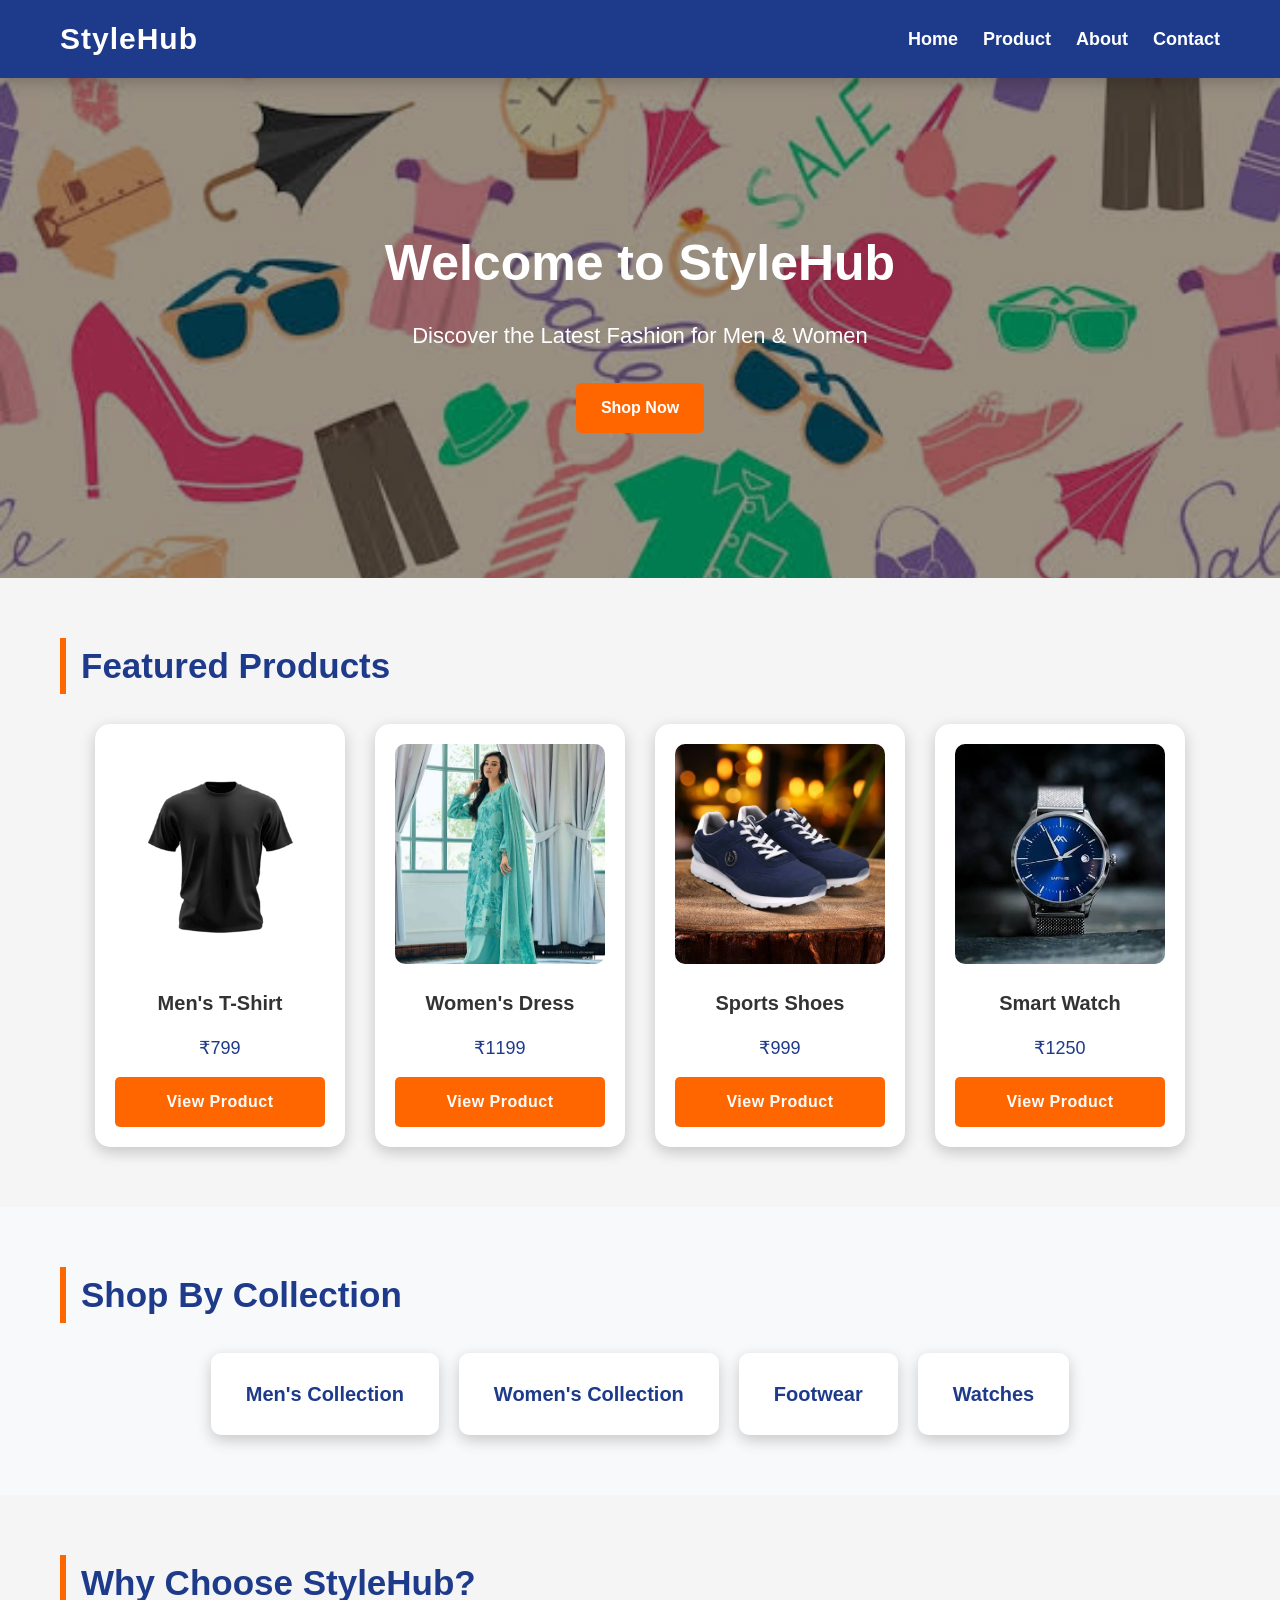
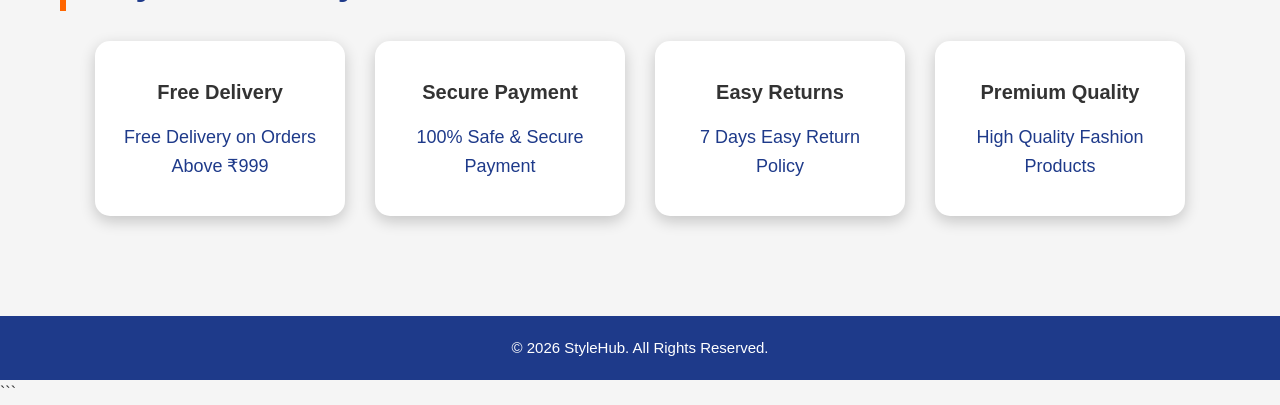
<file: Index.html>
<!DOCTYPE html>
<html lang="en">

<head>
    <meta charset="UTF-8">
    <meta name="viewport" content="width=device-width, initial-scale=1.0">

    <title>StyleHub - Fashion Store</title>

    <!-- CSS -->
    <link rel="stylesheet" href="style.css">
</head>

<body>

    
    <header>

        <div class="logo">
            StyleHub
        </div>

        <nav>
            <ul>
                <li>
                    <a href="Index.html">Home</a>
                </li>

                <li>
                    <a href="Product.html">Product</a>
                </li>

                <li>
                    <a href="About.html">About</a>
                </li>

                <li>
                    <a href="Contact.html">Contact</a>
                </li>
            </ul>
        </nav>

    </header>


    <!-- ================= HERO SECTION ================= -->
    <section class="hero">

        <div class="hero-content">

            <h1>
                Welcome to StyleHub
            </h1>

            <p>
                Discover the Latest Fashion for Men &amp; Women
            </p>

            <a href="Product.html" class="btn">
                Shop Now
            </a>

        </div>

    </section>


    <!-- ================= FEATURED PRODUCTS ================= -->
    <section class="product">

        <h2>
            Featured Products
        </h2>

        <div class="product-container">


            <!-- PRODUCT 1 -->
            <div class="card">

                <img src="images/tshirt/tshirt1.jpg"
                     alt="Men's T-Shirt">

                <h3>
                    Men's T-Shirt
                </h3>

                <p>
                    ₹799
                </p>

                <a href="Product.html" class="btn">
                    View Product
                </a>

            </div>


            <!-- PRODUCT 2 -->
            <div class="card">

                <img src="images/dress/dress1.jpg"
                     alt="Women's Dress">

                <h3>
                    Women's Dress
                </h3>

                <p>
                    ₹1199
                </p>

                <a href="Product.html" class="btn">
                    View Product
                </a>

            </div>


            <!-- PRODUCT 3 -->
            <div class="card">

                <img src="images/shoes/shoes1.jpg"
                     alt="Sports Shoes">

                <h3>
                    Sports Shoes
                </h3>

                <p>
                    ₹999
                </p>

                <a href="Product.html" class="btn">
                    View Product
                </a>

            </div>


            <!-- PRODUCT 4 -->
            <div class="card">

                <img src="images/watch/watch1.jpg"
                     alt="Smart Watch">

                <h3>
                    Smart Watch
                </h3>

                <p>
                    ₹1250
                </p>

                <a href="Product.html" class="btn">
                    View Product
                </a>

            </div>

        </div>

    </section>


    <!-- ================= SHOP BY COLLECTION ================= -->
    <section class="categories">

        <h2>
            Shop By Collection
        </h2>

        <div class="category-box">

            <a href="Product.html">
                 Men's Collection
            </a>

            <a href="Product.html">
                 Women's Collection
            </a>

            <a href="Product.html">
                Footwear
            </a>

            <a href="Product.html">
                 Watches
            </a>

        </div>

    </section>


    <!-- ================= WHY CHOOSE US ================= -->
    <section class="products">

        <h2>
            Why Choose StyleHub?
        </h2>

        <div class="product-container">


            <!-- FREE DELIVERY -->
            <div class="card">

                <h3>
                    Free Delivery
                </h3>

                <p>
                    Free Delivery on Orders Above ₹999
                </p>

            </div>


            <!-- SECURE PAYMENT -->
            <div class="card">

                <h3>
                     Secure Payment
                </h3>

                <p>
                    100% Safe &amp; Secure Payment
                </p>

            </div>


            <!-- EASY RETURNS -->
            <div class="card">

                <h3>
                     Easy Returns
                </h3>

                <p>
                    7 Days Easy Return Policy
                </p>

            </div>


            <!-- PREMIUM QUALITY -->
            <div class="card">

                <h3>
                     Premium Quality
                </h3>

                <p>
                    High Quality Fashion Products
                </p>

            </div>

        </div>

    </section>


    <!-- ================= FOOTER ================= -->
    <footer>

        <p>
            &copy; 2026 StyleHub. All Rights Reserved.
        </p>

    </footer>

</body>

</html>
```
</file>
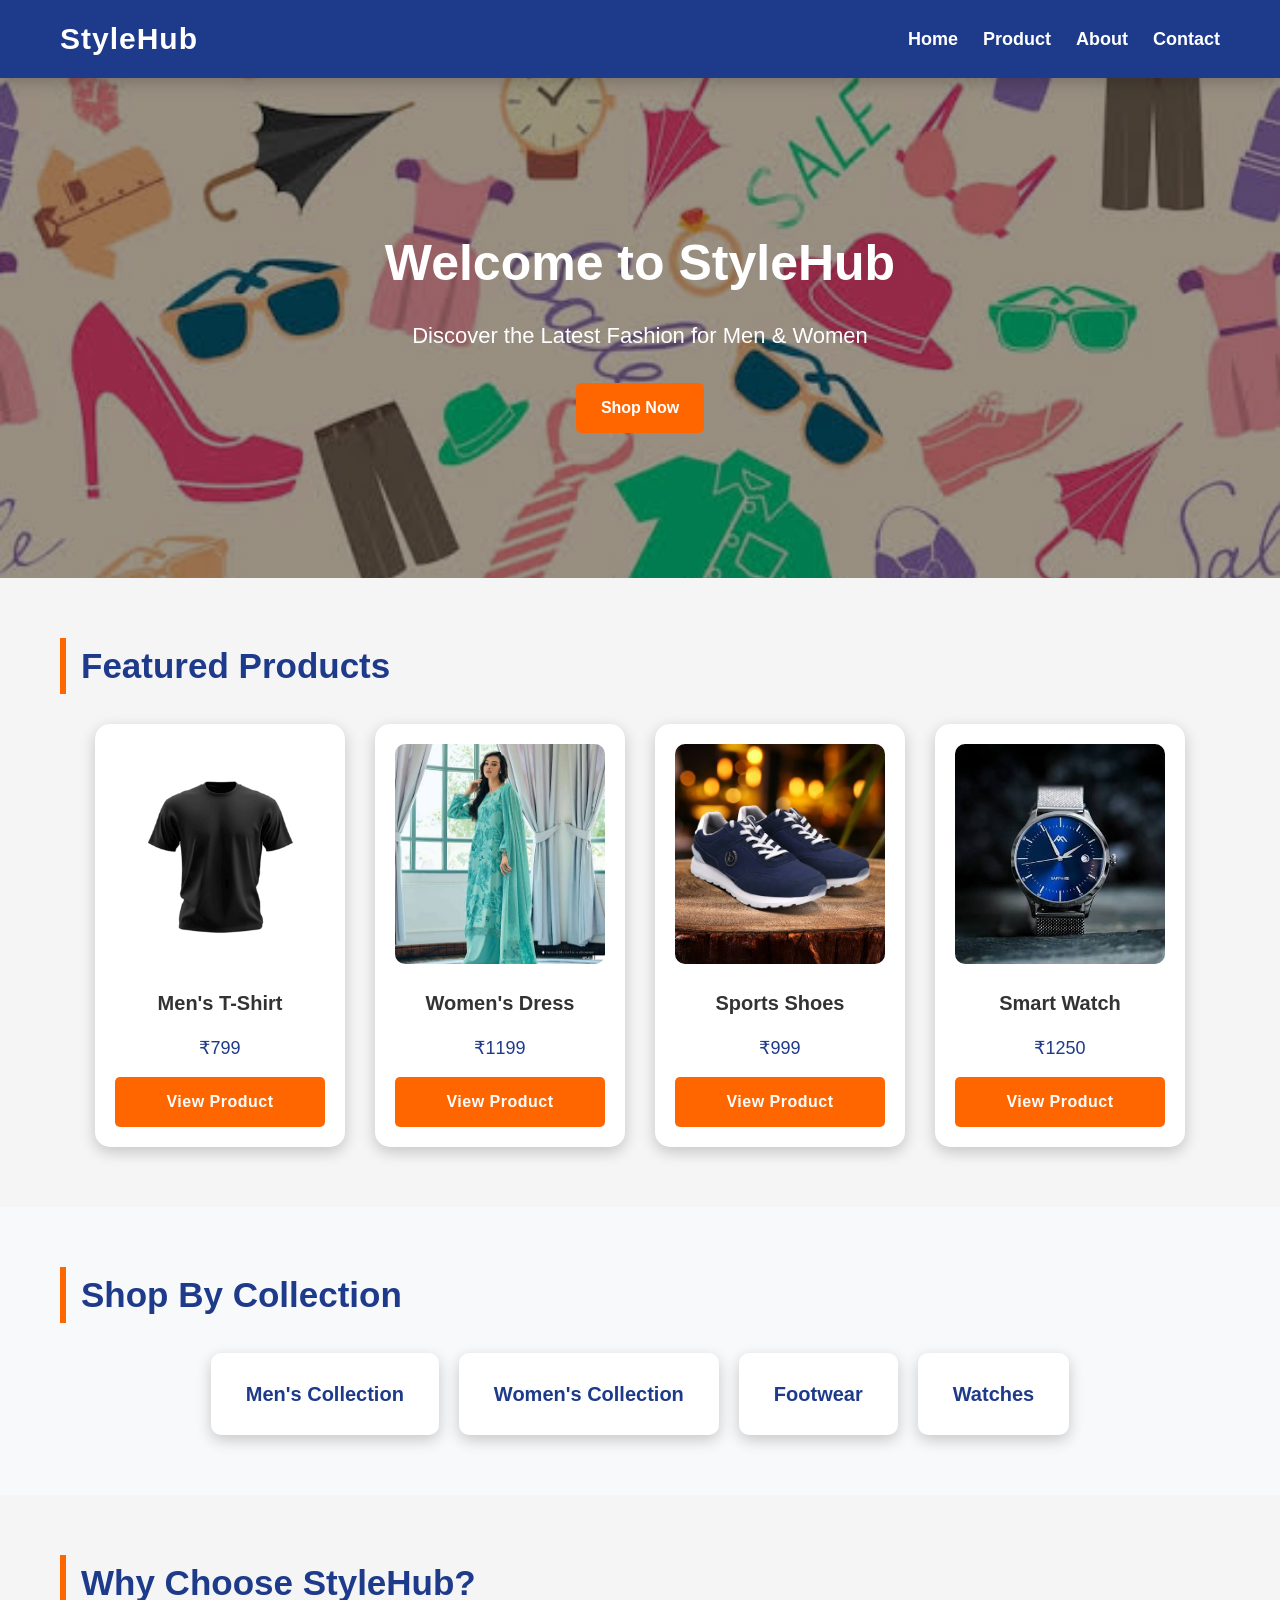
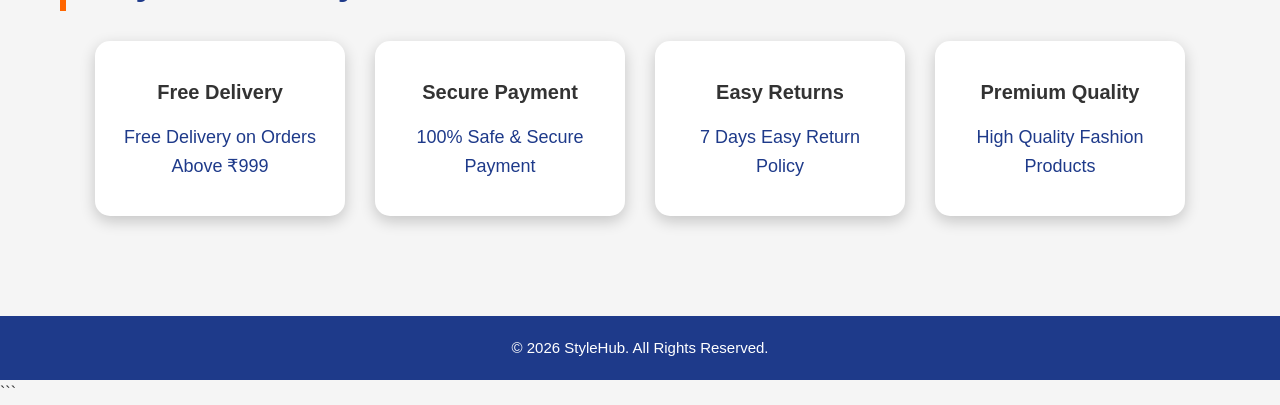
<file: index.html>
<!DOCTYPE html>
<html lang="en">

<head>
    <meta charset="UTF-8">
    <meta name="viewport" content="width=device-width, initial-scale=1.0">

    <title>StyleHub - Fashion Store</title>

    <!-- CSS -->
    <link rel="stylesheet" href="style.css">
</head>

<body>

    
    <header>

        <div class="logo">
            StyleHub
        </div>

        <nav>
            <ul>
                <li>
                    <a href="index.html">Home</a>
                </li>

                <li>
                    <a href="Product.html">Product</a>
                </li>

                <li>
                    <a href="About.html">About</a>
                </li>

                <li>
                    <a href="Contact.html">Contact</a>
                </li>
            </ul>
        </nav>

    </header>


    <!-- ================= HERO SECTION ================= -->
    <section class="hero">

        <div class="hero-content">

            <h1>
                Welcome to StyleHub
            </h1>

            <p>
                Discover the Latest Fashion for Men &amp; Women
            </p>

            <a href="Product.html" class="btn">
                Shop Now
            </a>

        </div>

    </section>


    <!-- ================= FEATURED PRODUCTS ================= -->
    <section class="product">

        <h2>
            Featured Products
        </h2>

        <div class="product-container">


            <!-- PRODUCT 1 -->
            <div class="card">

                <img src="images/tshirt/tshirt1.jpg"
                     alt="Men's T-Shirt">

                <h3>
                    Men's T-Shirt
                </h3>

                <p>
                    ₹799
                </p>

                <a href="Product.html" class="btn">
                    View Product
                </a>

            </div>


            <!-- PRODUCT 2 -->
            <div class="card">

                <img src="images/dress/dress1.jpg"
                     alt="Women's Dress">

                <h3>
                    Women's Dress
                </h3>

                <p>
                    ₹1199
                </p>

                <a href="Product.html" class="btn">
                    View Product
                </a>

            </div>


            <!-- PRODUCT 3 -->
            <div class="card">

                <img src="images/shoes/shoes1.jpg"
                     alt="Sports Shoes">

                <h3>
                    Sports Shoes
                </h3>

                <p>
                    ₹999
                </p>

                <a href="Product.html" class="btn">
                    View Product
                </a>

            </div>


            <!-- PRODUCT 4 -->
            <div class="card">

                <img src="images/watch/watch1.jpg"
                     alt="Smart Watch">

                <h3>
                    Smart Watch
                </h3>

                <p>
                    ₹1250
                </p>

                <a href="Product.html" class="btn">
                    View Product
                </a>

            </div>

        </div>

    </section>


    <!-- ================= SHOP BY COLLECTION ================= -->
    <section class="categories">

        <h2>
            Shop By Collection
        </h2>

        <div class="category-box">

            <a href="Product.html">
                 Men's Collection
            </a>

            <a href="Product.html">
                 Women's Collection
            </a>

            <a href="Product.html">
                Footwear
            </a>

            <a href="Product.html">
                 Watches
            </a>

        </div>

    </section>


    <!-- ================= WHY CHOOSE US ================= -->
    <section class="products">

        <h2>
            Why Choose StyleHub?
        </h2>

        <div class="product-container">


            <!-- FREE DELIVERY -->
            <div class="card">

                <h3>
                    Free Delivery
                </h3>

                <p>
                    Free Delivery on Orders Above ₹999
                </p>

            </div>


            <!-- SECURE PAYMENT -->
            <div class="card">

                <h3>
                     Secure Payment
                </h3>

                <p>
                    100% Safe &amp; Secure Payment
                </p>

            </div>


            <!-- EASY RETURNS -->
            <div class="card">

                <h3>
                     Easy Returns
                </h3>

                <p>
                    7 Days Easy Return Policy
                </p>

            </div>


            <!-- PREMIUM QUALITY -->
            <div class="card">

                <h3>
                     Premium Quality
                </h3>

                <p>
                    High Quality Fashion Products
                </p>

            </div>

        </div>

    </section>


    <!-- ================= FOOTER ================= -->
    <footer>

        <p>
            &copy; 2026 StyleHub. All Rights Reserved.
        </p>

    </footer>

</body>

</html>
```
</file>
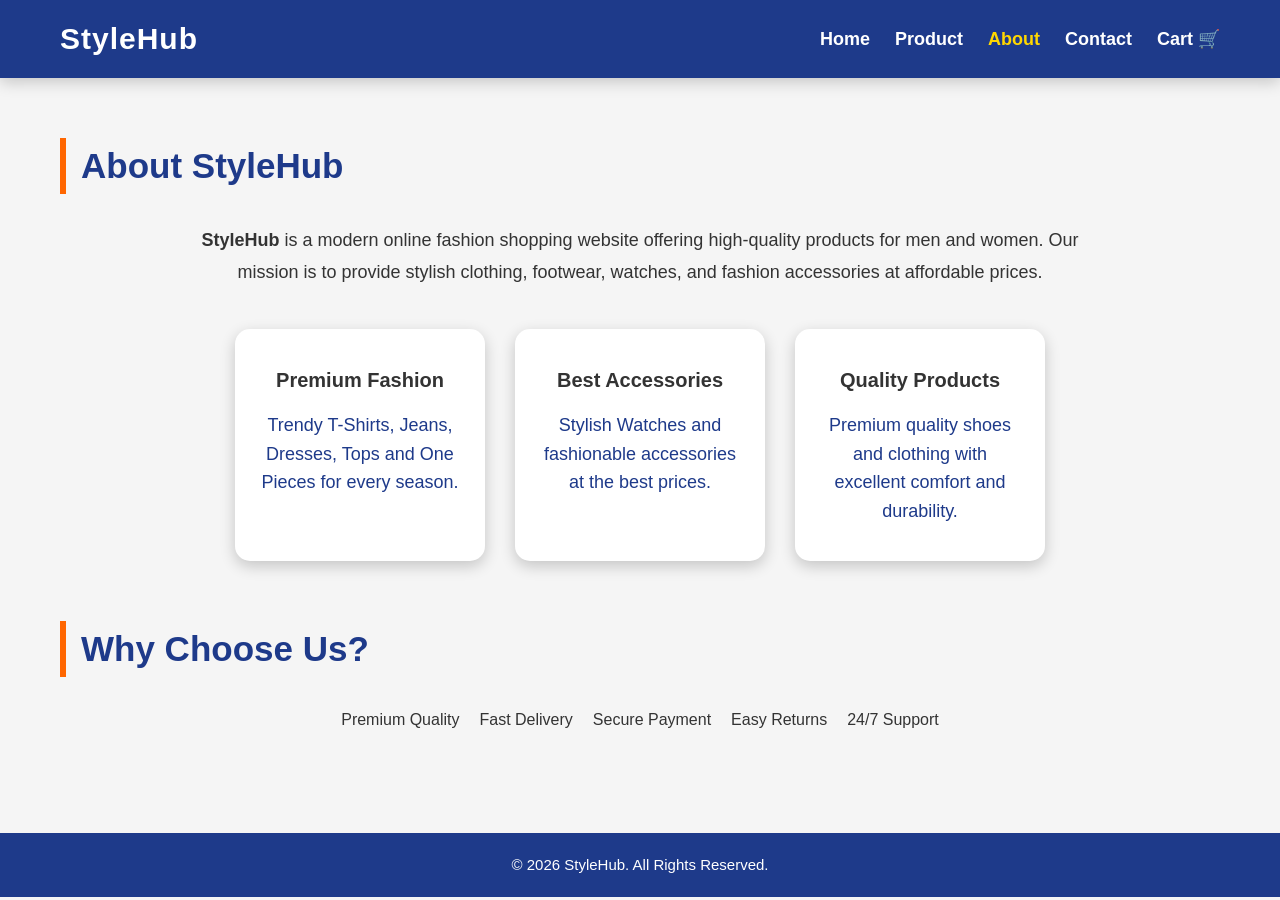
<file: About.html>
<!DOCTYPE html>
<html lang="en">

<head>
    <meta charset="UTF-8">
    <meta name="viewport" content="width=device-width, initial-scale=1.0">

    <title>StyleHub | About</title>

    <link rel="stylesheet" href="style.css">
</head>

<body>

    

    <header>

        <div class="logo">
            StyleHub
        </div>

        <nav>
            <ul>

                <li>
                    <a href="index.html">Home</a>
                </li>

                <li>
                    <a href="product.html">Product</a>
                </li>

                <li>
                    <a href="about.html" class="active">About</a>
                </li>

                <li>
                    <a href="contact.html">Contact</a>
                </li>

                <li>
                    <a href="cart.html">Cart 🛒</a>
                </li>

            </ul>
        </nav>

    </header>


    

    <section class="products">

        <h2>About StyleHub</h2>

        <p class="about-text">

            <strong>StyleHub</strong> is a modern online fashion shopping
            website offering high-quality products for men and women.

            Our mission is to provide stylish clothing, footwear,
            watches, and fashion accessories at affordable prices.

        </p>


        

        <div class="product-container">


            <!-- Premium Fashion -->

            <div class="card">

                <h3>Premium Fashion</h3>

                <p>
                    Trendy T-Shirts, Jeans, Dresses,
                    Tops and One Pieces for every season.
                </p>

            </div>


            <!-- Best Accessories -->

            <div class="card">

                <h3>Best Accessories</h3>

                <p>
                    Stylish Watches and fashionable
                    accessories at the best prices.
                </p>

            </div>


            <!-- Quality Products -->

            <div class="card">

                <h3>Quality Products</h3>

                <p>
                    Premium quality shoes and clothing
                    with excellent comfort and durability.
                </p>

            </div>

        </div>


       

        <h2 class="why-heading">
            Why Choose Us?
        </h2>

        <div class="category-box">

            <div>
                 Premium Quality
            </div>

            <div>
                Fast Delivery
            </div>

            <div>
                Secure Payment
            </div>

            <div>
                Easy Returns
            </div>

            <div>
                24/7 Support
            </div>

        </div>

    </section>


    

    <footer>

        <p>
            &copy; 2026 StyleHub. All Rights Reserved.
        </p>

    </footer>

</body>

</html>
</file>
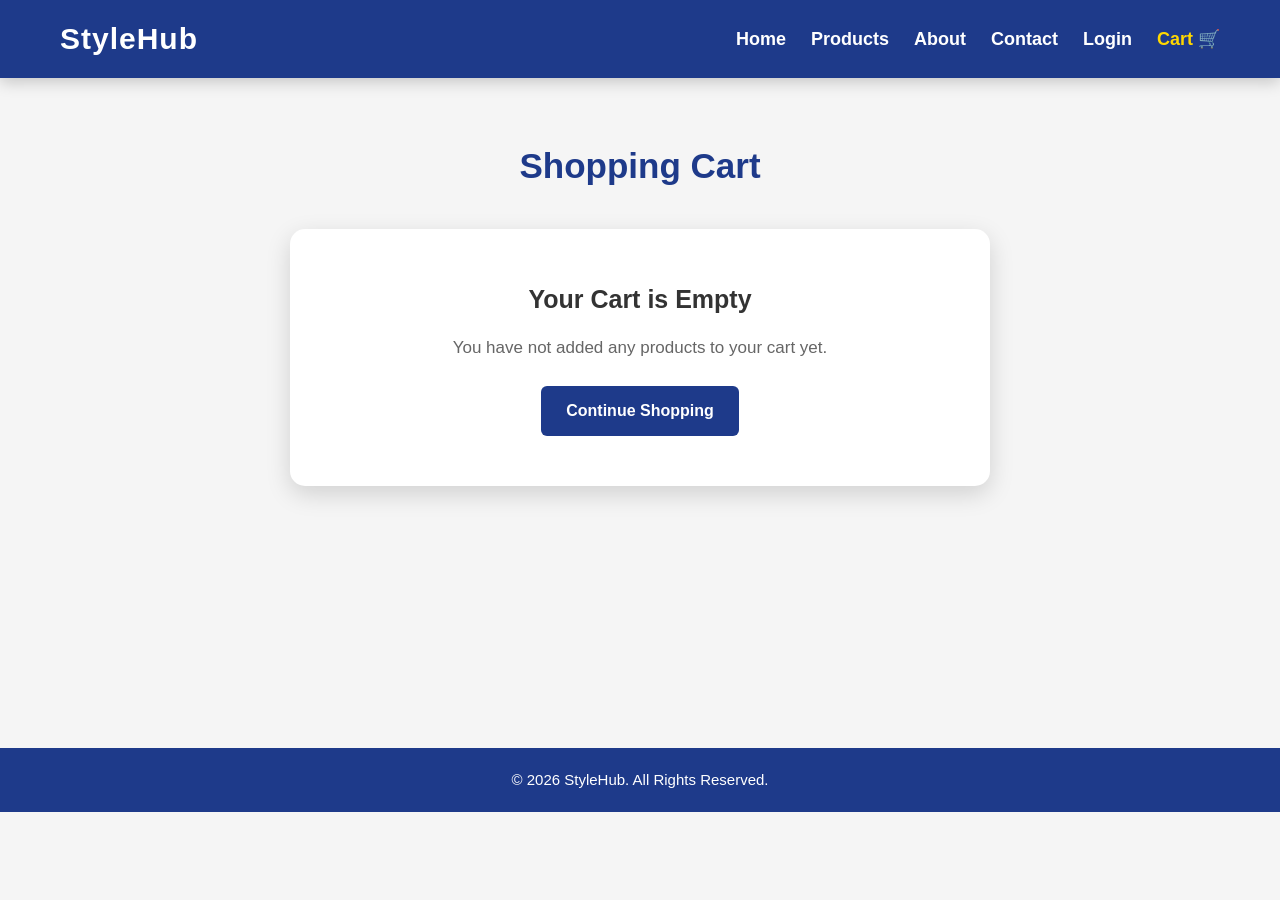
<file: Cart.html>
<!DOCTYPE html>
<html lang="en">

<head>
    <meta charset="UTF-8">
    <meta name="viewport" content="width=device-width, initial-scale=1.0">

    <title>StyleHub | Cart</title>

    <link rel="stylesheet" href="style.css">
</head>

<body>

    <!-- ================= HEADER ================= -->

    <header>

        <div class="logo">
            StyleHub
        </div>

        <nav>
            <ul>

                <li>
                    <a href="index.html">Home</a>
                </li>

                <li>
                    <a href="product.html">Products</a>
                </li>

                <li>
                    <a href="about.html">About</a>
                </li>

                <li>
                    <a href="contact.html">Contact</a>
                </li>

                <li>
                    <a href="login.html">Login</a>
                </li>

                <li>
                    <a href="cart.html" class="active">Cart 🛒</a>
                </li>

            </ul>
        </nav>

    </header>


    <!-- ================= CART SECTION ================= -->

    <section class="cart-section">

        <h2>Shopping Cart</h2>

        <div class="cart-box">

            <div class="cart-message">

                <h3>Your Cart is Empty</h3>

                <p>
                    You have not added any products to your cart yet.
                </p>

                <a href="product.html" class="cart-btn">
                    Continue Shopping
                </a>

            </div>

        </div>

    </section>


    <!-- ================= FOOTER ================= -->

    <footer>

        <p>
            &copy; 2026 StyleHub. All Rights Reserved.
        </p>

    </footer>

</body>

</html>
</file>
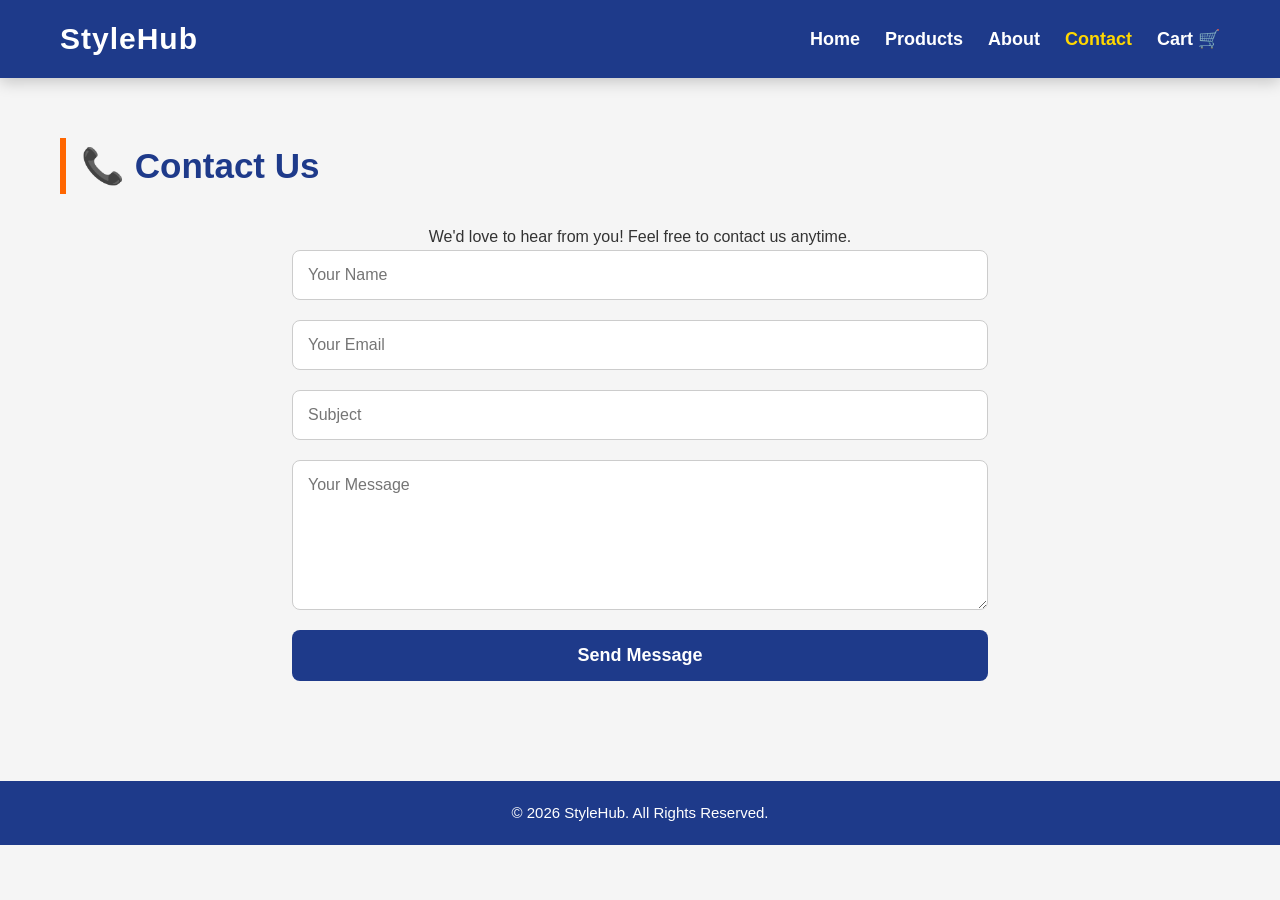
<file: Contact.html>
<!DOCTYPE html>
<html lang="en">

<head>
    <meta charset="UTF-8">
    <meta name="viewport" content="width=device-width, initial-scale=1.0">

    <title>StyleHub | Contact</title>

    <link rel="stylesheet" href="style.css">
</head>

<body>

    <!-- ================= HEADER ================= -->

    <header>

        <div class="logo">
            StyleHub
        </div>

        <nav>
            <ul>

                <li>
                    <a href="index.html">Home</a>
                </li>

                <li>
                    <a href="product.html">Products</a>
                </li>

                <li>
                    <a href="about.html">About</a>
                </li>

                <li>
                    <a href="contact.html" class="active">Contact</a>
                </li>

                <li>
                    <a href="cart.html">Cart 🛒</a>
                </li>

            </ul>
        </nav>

    </header>


    <!-- ================= CONTACT SECTION ================= -->

    <section class="products">

        <h2>📞 Contact Us</h2>

        <p class="contact-intro">
            We'd love to hear from you!
            Feel free to contact us anytime.
        </p>


        <!-- Contact Form -->

        <form class="contact-form">

            <input
                type="text"
                placeholder="Your Name"
                required
            >

            <input
                type="email"
                placeholder="Your Email"
                required
            >

            <input
                type="text"
                placeholder="Subject"
                required
            >

            <textarea
                rows="6"
                placeholder="Your Message"
                required
            ></textarea>

            <button type="submit">
                Send Message
            </button>

        </form>

    </section>


    <!-- ================= FOOTER ================= -->

    <footer>

        <p>
            &copy; 2026 StyleHub. All Rights Reserved.
        </p>

    </footer>

</body>

</html>
</file>
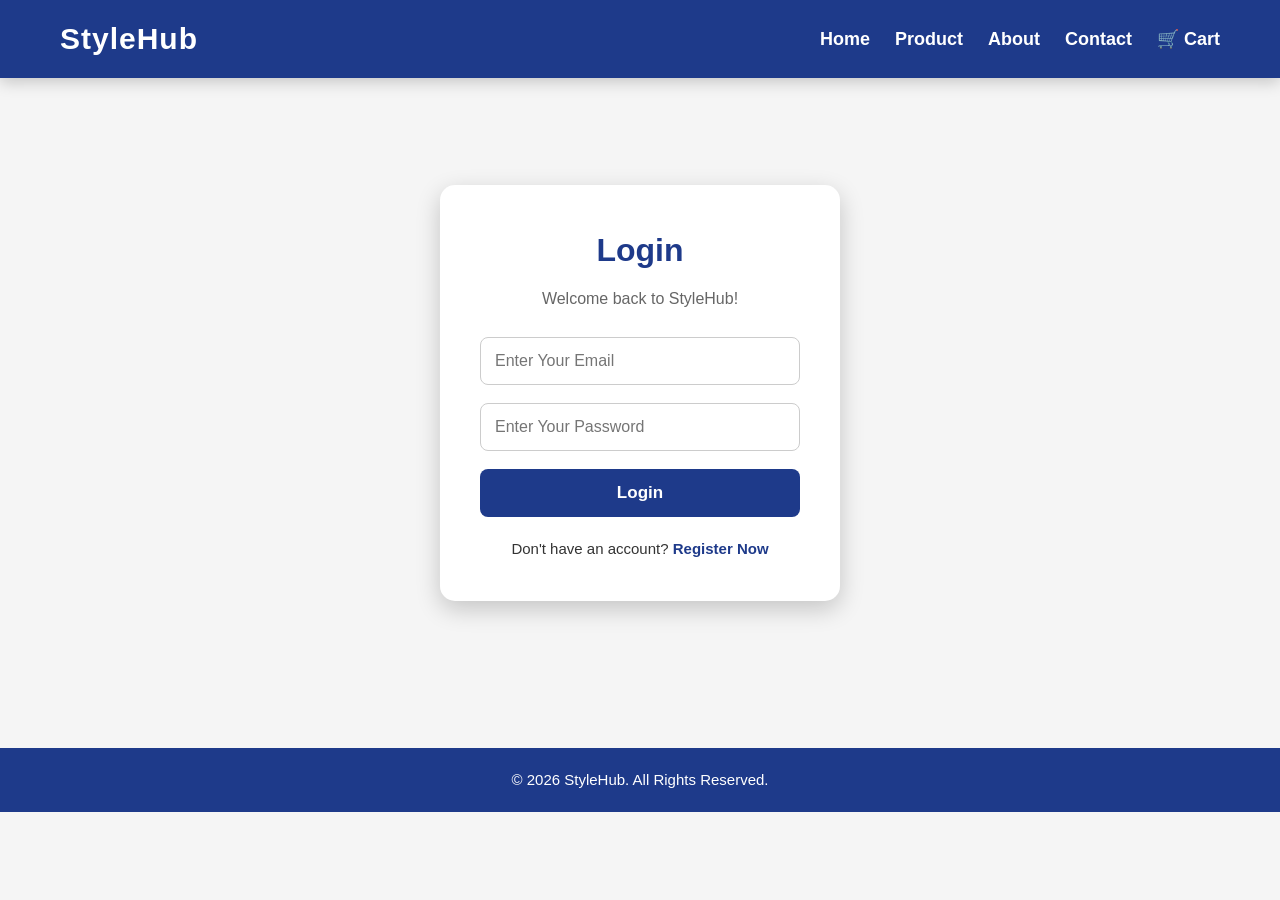
<file: Login.html>
<!DOCTYPE html>
<html lang="en">

<head>
    <meta charset="UTF-8">
    <meta name="viewport" content="width=device-width, initial-scale=1.0">

    <title>StyleHub | Login</title>

    <link rel="stylesheet" href="style.css">
</head>

<body>

    <!-- ================= HEADER ================= -->

    <header>

        <div class="logo">
            StyleHub
        </div>

        <nav>
            <ul>

                <li>
                    <a href="index.html">Home</a>
                </li>

                <li>
                    <a href="product.html">Product</a>
                </li>

                <li>
                    <a href="about.html">About</a>
                </li>

                <li>
                    <a href="contact.html">Contact</a>
                </li>

                <li>
                    <a href="cart.html">🛒 Cart</a>
                </li>

            </ul>
        </nav>

    </header>


    <!-- ================= LOGIN SECTION ================= -->

    <section class="login-section">

        <div class="login-box">

            <h2>Login</h2>

            <p class="login-subtitle">
                Welcome back to StyleHub!
            </p>

            <form>

                <input
                    type="email"
                    placeholder="Enter Your Email"
                    required
                >

                <input
                    type="password"
                    placeholder="Enter Your Password"
                    required
                >

                <button type="submit">
                    Login
                </button>

            </form>

            <p class="register-text">
                Don't have an account?
                <a href="register.html">Register Now</a>
            </p>

        </div>

    </section>


    <!-- ================= FOOTER ================= -->

    <footer>

        <p>
            &copy; 2026 StyleHub. All Rights Reserved.
        </p>

    </footer>

</body>

</html>
</file>
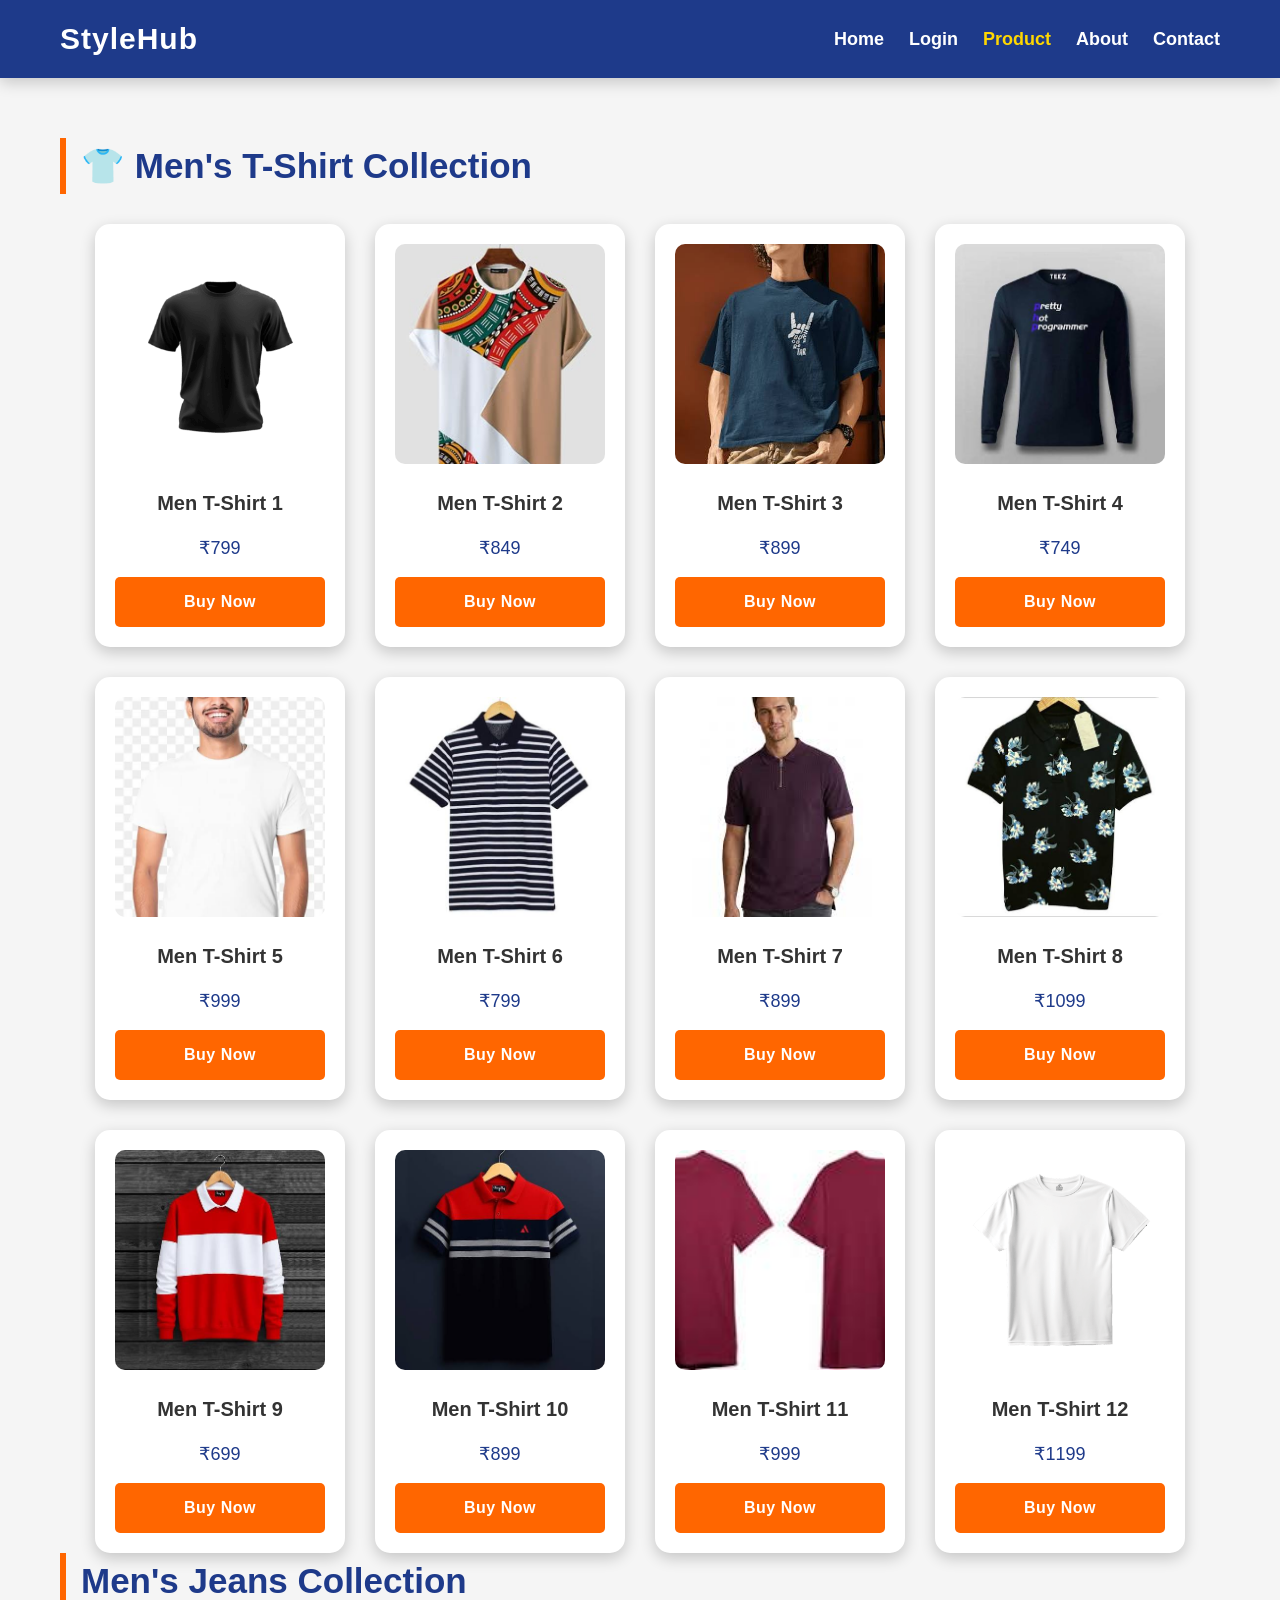
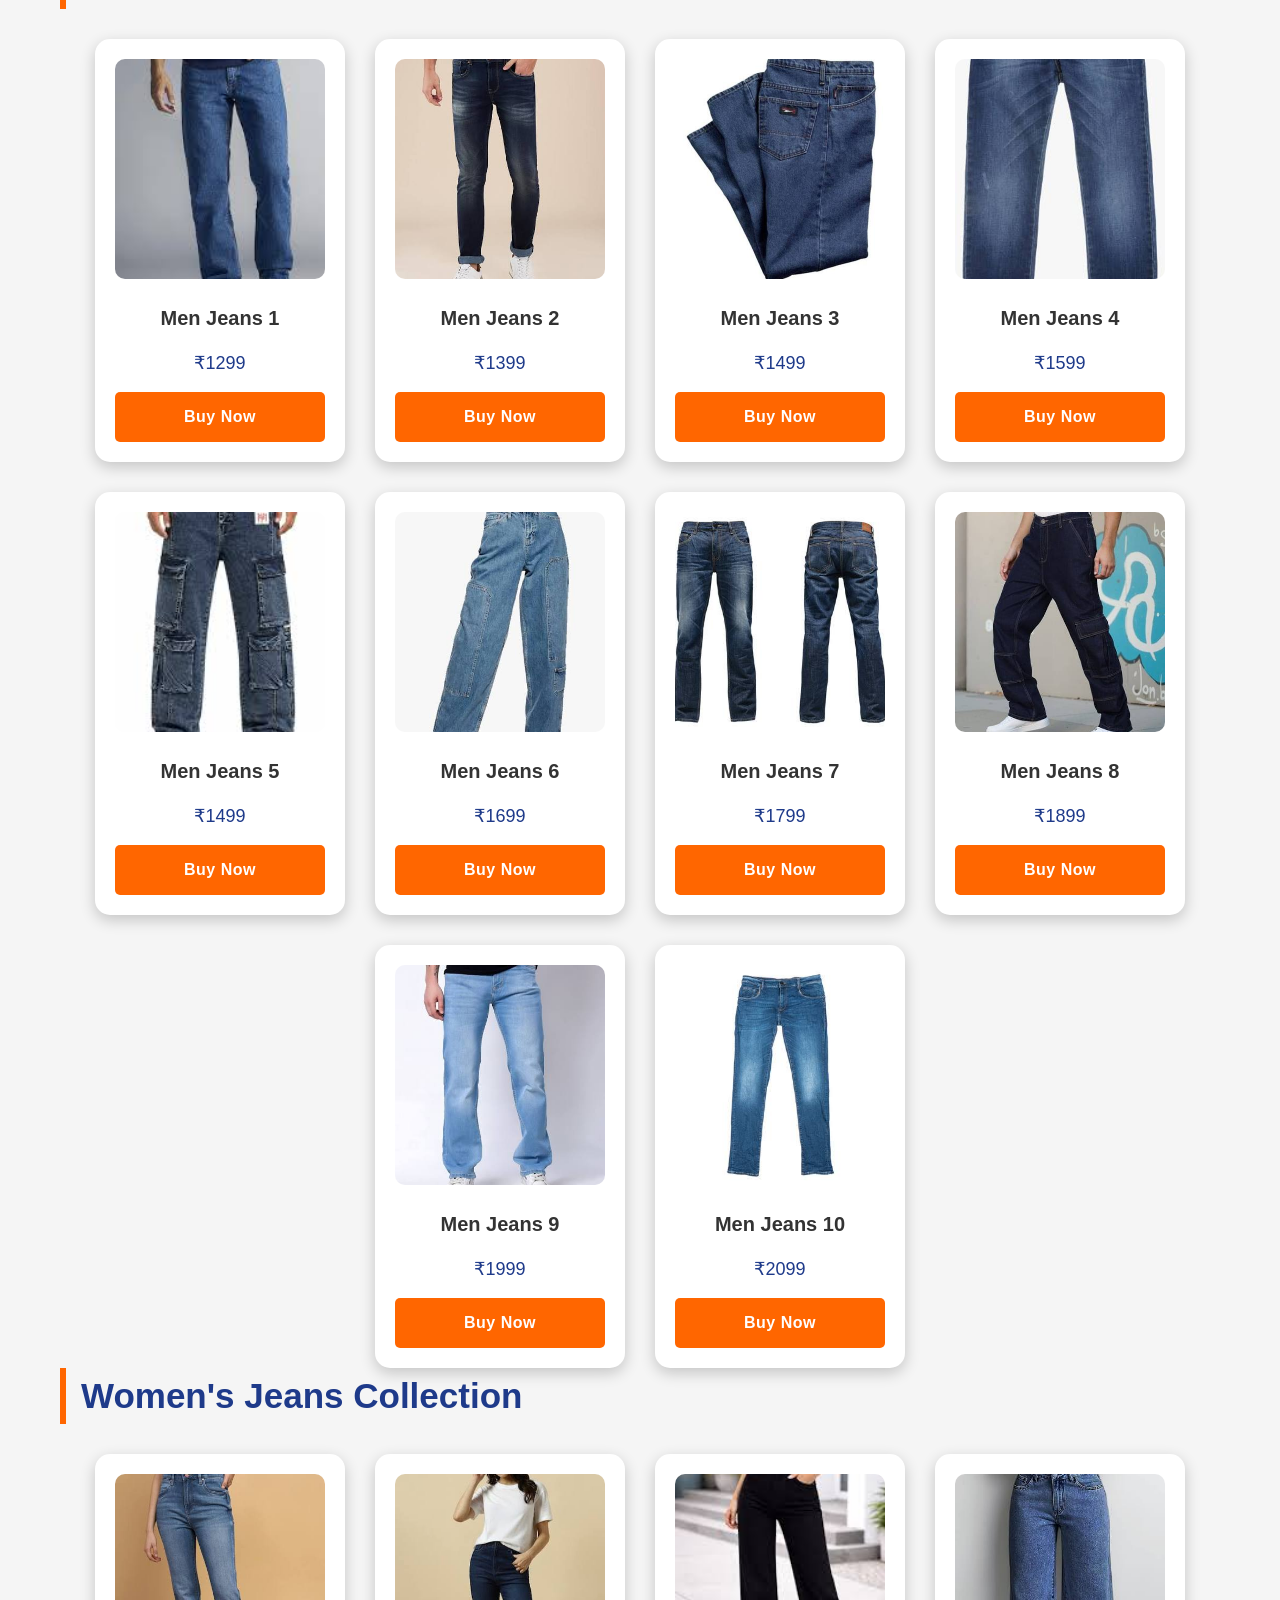
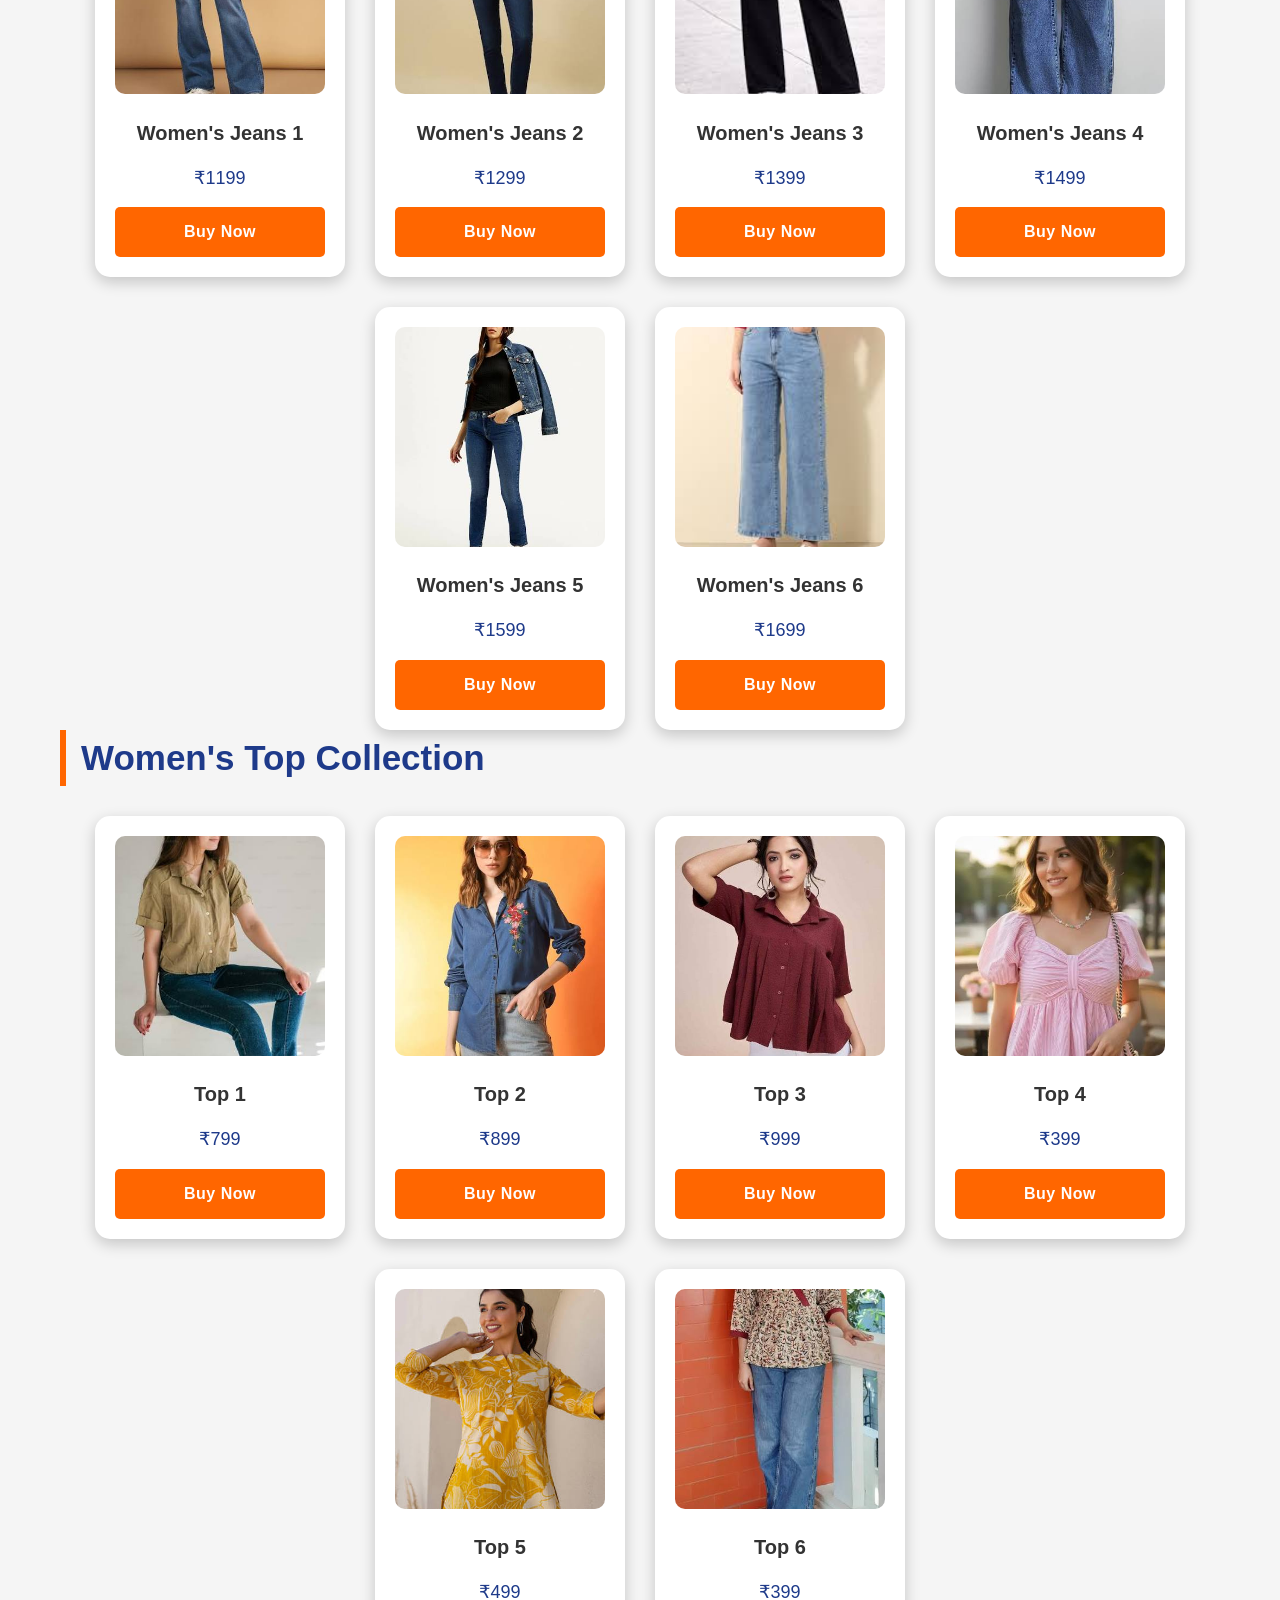
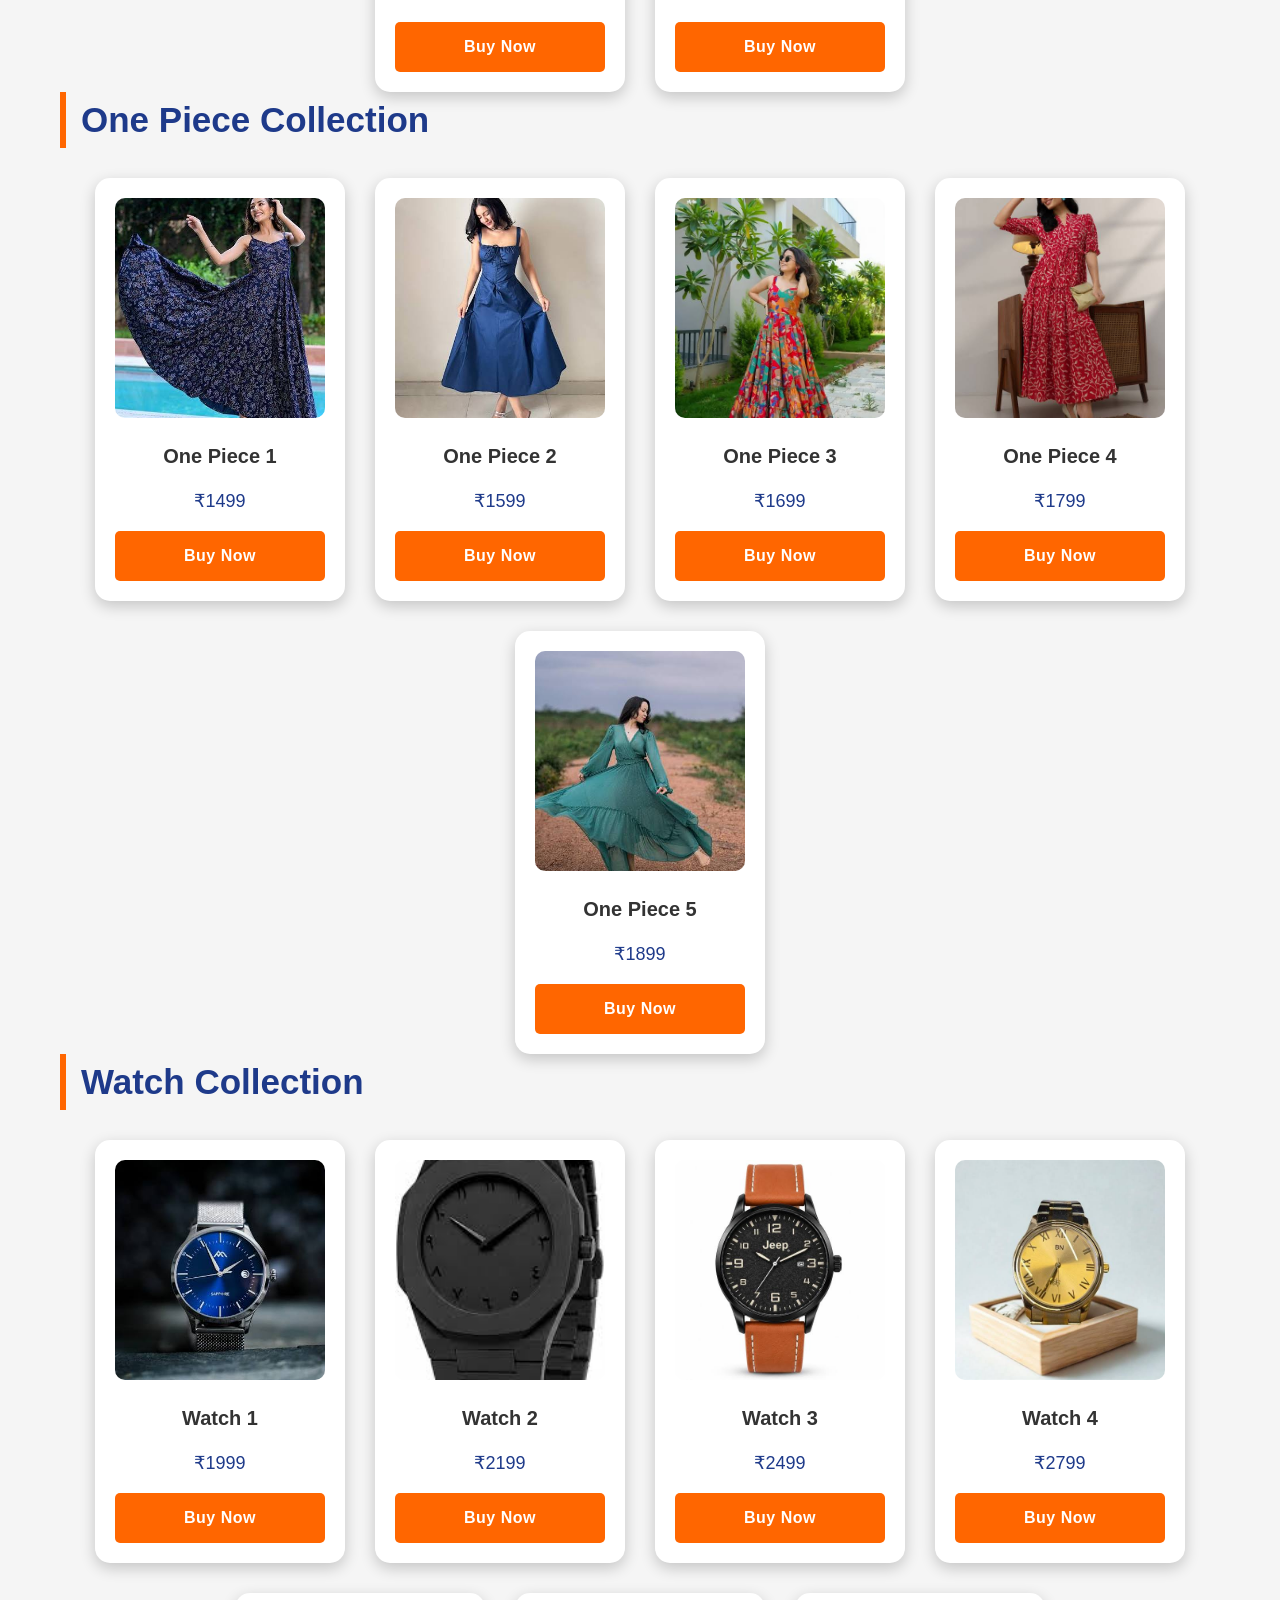
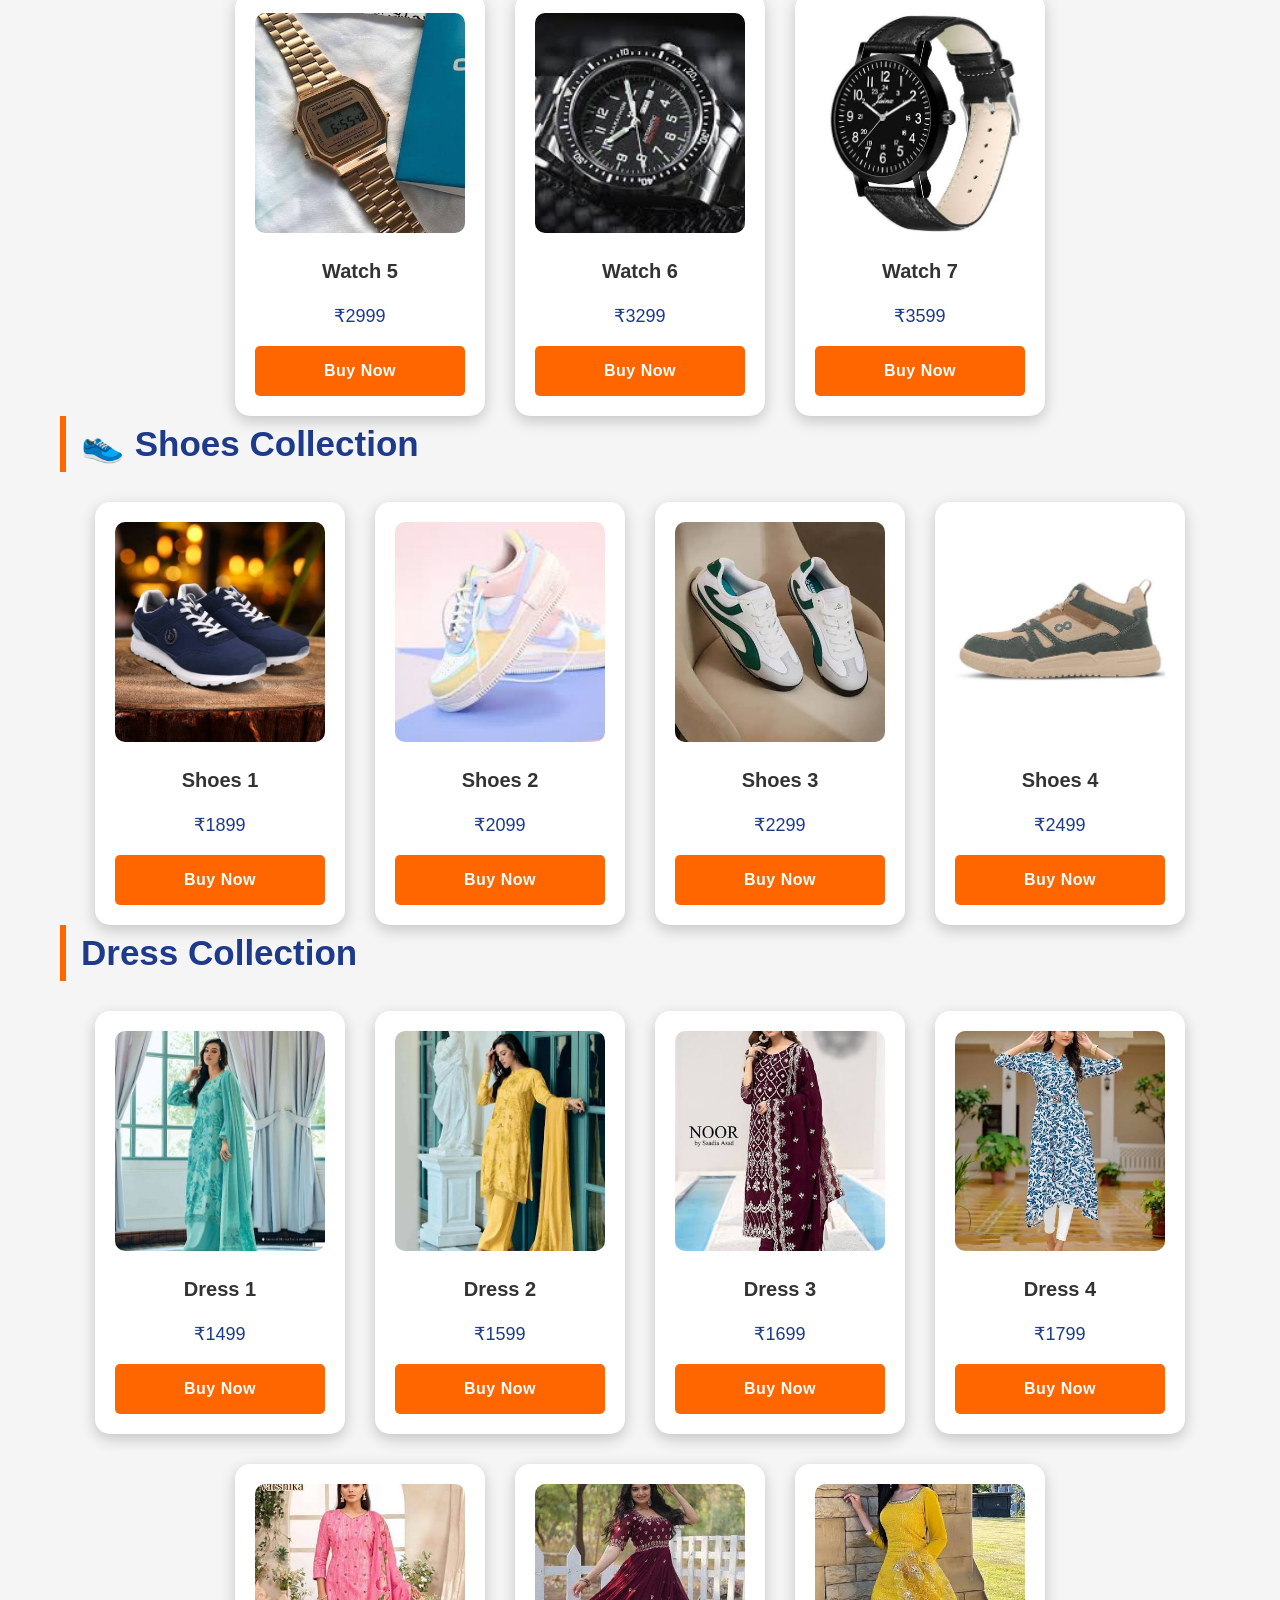
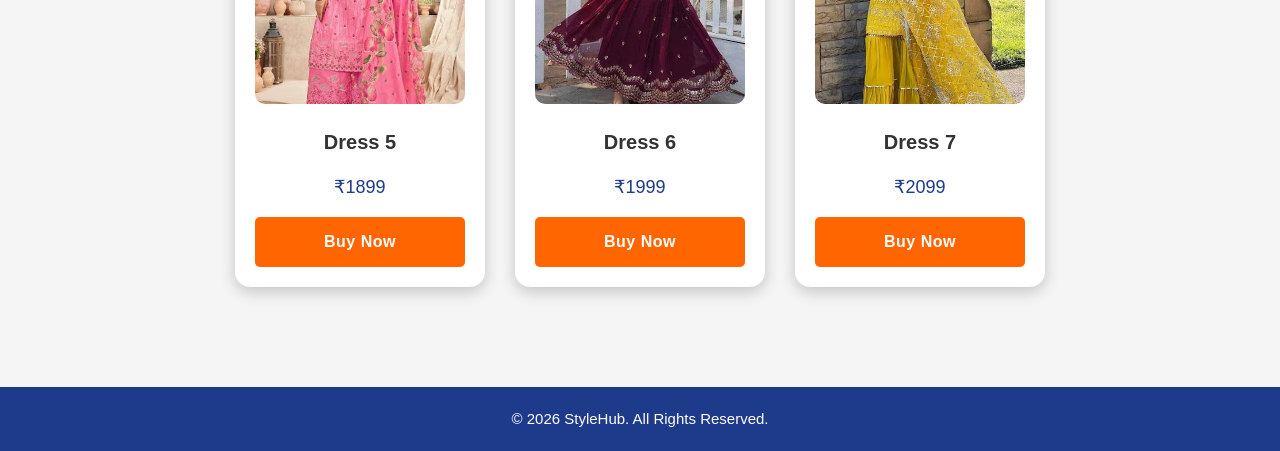
<file: Product.html>
<!DOCTYPE html>
<html lang="en">

<head>
    <meta charset="UTF-8">
    <meta name="viewport" content="width=device-width, initial-scale=1.0">

    <title>StyleHub | Products</title>

    <link rel="stylesheet" href="style.css">
</head>

<body>

    <!-- ================= HEADER ================= -->

    <header>

        <div class="logo">
            StyleHub
        </div>

        <nav>
            <ul>

                <li>
                    <a href="index.html">Home</a>
                </li>

                <li>
                    <a href="login.html">Login</a>
                </li>

                <li>
                    <a href="product.html" class="active">Product</a>
                </li>

                <li>
                    <a href="about.html">About</a>
                </li>

                <li>
                    <a href="contact.html">Contact</a>
                </li>

            </ul>
        </nav>

    </header>


    <!-- ================= PRODUCTS ================= -->

    <section class="products">


        <!-- ================= MEN'S T-SHIRT ================= -->

        <h2>👕 Men's T-Shirt Collection</h2>

        <div class="product-container">


            <div class="card">
                <img src="images/tshirt/tshirt1.jpg" alt="Men T-Shirt 1">
                <h3>Men T-Shirt 1</h3>
                <p>₹799</p>
                <a href="contact.html" class="btn">Buy Now</a>
            </div>


            <div class="card">
                <img src="images/tshirt/tshirt2.jpg" alt="Men T-Shirt 2">
                <h3>Men T-Shirt 2</h3>
                <p>₹849</p>
                <a href="contact.html" class="btn">Buy Now</a>
            </div>


            <div class="card">
                <img src="images/tshirt/tshirt3.jpg" alt="Men T-Shirt 3">
                <h3>Men T-Shirt 3</h3>
                <p>₹899</p>
                <a href="contact.html" class="btn">Buy Now</a>
            </div>


            <div class="card">
                <img src="images/tshirt/tshirt4.jpg" alt="Men T-Shirt 4">
                <h3>Men T-Shirt 4</h3>
                <p>₹749</p>
                <a href="contact.html" class="btn">Buy Now</a>
            </div>


            <div class="card">
                <img src="images/tshirt/tshirt5.jpg" alt="Men T-Shirt 5">
                <h3>Men T-Shirt 5</h3>
                <p>₹999</p>
                <a href="contact.html" class="btn">Buy Now</a>
            </div>


            <div class="card">
                <img src="images/tshirt/tshirt6.jpg" alt="Men T-Shirt 6">
                <h3>Men T-Shirt 6</h3>
                <p>₹799</p>
                <a href="contact.html" class="btn">Buy Now</a>
            </div>


            <div class="card">
                <img src="images/tshirt/tshirt7.jpg" alt="Men T-Shirt 7">
                <h3>Men T-Shirt 7</h3>
                <p>₹899</p>
                <a href="contact.html" class="btn">Buy Now</a>
            </div>


            <div class="card">
                <img src="images/tshirt/tshirt8.jpg" alt="Men T-Shirt 8">
                <h3>Men T-Shirt 8</h3>
                <p>₹1099</p>
                <a href="contact.html" class="btn">Buy Now</a>
            </div>


            <div class="card">
                <img src="images/tshirt/tshirt9.jpg" alt="Men T-Shirt 9">
                <h3>Men T-Shirt 9</h3>
                <p>₹699</p>
                <a href="contact.html" class="btn">Buy Now</a>
            </div>


            <div class="card">
                <img src="images/tshirt/tshirt10.jpg" alt="Men T-Shirt 10">
                <h3>Men T-Shirt 10</h3>
                <p>₹899</p>
                <a href="contact.html" class="btn">Buy Now</a>
            </div>


            <div class="card">
                <img src="images/tshirt/tshirt11.jpg" alt="Men T-Shirt 11">
                <h3>Men T-Shirt 11</h3>
                <p>₹999</p>
                <a href="contact.html" class="btn">Buy Now</a>
            </div>


            <div class="card">
                <img src="images/tshirt/tshirt12.jpg" alt="Men T-Shirt 12">
                <h3>Men T-Shirt 12</h3>
                <p>₹1199</p>
                <a href="contact.html" class="btn">Buy Now</a>
            </div>

        </div>


        <!-- ================= MEN'S JEANS ================= -->

        <h2> Men's Jeans Collection</h2>

        <div class="product-container">


            <div class="card">
                <img src="images/jeans/jeans1.jpg" alt="Men Jeans 1">
                <h3>Men Jeans 1</h3>
                <p>₹1299</p>
                <a href="contact.html" class="btn">Buy Now</a>
            </div>


            <div class="card">
                <img src="images/jeans/jeans2.jpg" alt="Men Jeans 2">
                <h3>Men Jeans 2</h3>
                <p>₹1399</p>
                <a href="contact.html" class="btn">Buy Now</a>
            </div>


            <div class="card">
                <img src="images/jeans/jeans3.jpg" alt="Men Jeans 3">
                <h3>Men Jeans 3</h3>
                <p>₹1499</p>
                <a href="contact.html" class="btn">Buy Now</a>
            </div>


            <div class="card">
                <img src="images/jeans/jeans4.jpg" alt="Men Jeans 4">
                <h3>Men Jeans 4</h3>
                <p>₹1599</p>
                <a href="contact.html" class="btn">Buy Now</a>
            </div>


            <div class="card">
                <img src="images/jeans/jeans5.jpg" alt="Men Jeans 5">
                <h3>Men Jeans 5</h3>
                <p>₹1499</p>
                <a href="contact.html" class="btn">Buy Now</a>
            </div>


            <div class="card">
                <img src="images/jeans/jeans6.jpg" alt="Men Jeans 6">
                <h3>Men Jeans 6</h3>
                <p>₹1699</p>
                <a href="contact.html" class="btn">Buy Now</a>
            </div>


            <div class="card">
                <img src="images/jeans/jeans7.jpg" alt="Men Jeans 7">
                <h3>Men Jeans 7</h3>
                <p>₹1799</p>
                <a href="contact.html" class="btn">Buy Now</a>
            </div>


            <div class="card">
                <img src="images/jeans/jeans8.jpg" alt="Men Jeans 8">
                <h3>Men Jeans 8</h3>
                <p>₹1899</p>
                <a href="contact.html" class="btn">Buy Now</a>
            </div>


            <div class="card">
                <img src="images/jeans/jeans9.jpg" alt="Men Jeans 9">
                <h3>Men Jeans 9</h3>
                <p>₹1999</p>
                <a href="contact.html" class="btn">Buy Now</a>
            </div>


            <div class="card">
                <img src="images/jeans/jeans10.jpg" alt="Men Jeans 10">
                <h3>Men Jeans 10</h3>
                <p>₹2099</p>
                <a href="contact.html" class="btn">Buy Now</a>
            </div>

        </div>


        <!-- ================= WOMEN'S JEANS ================= -->

        <h2> Women's Jeans Collection</h2>

        <div class="product-container">


            <div class="card">
                <img src="images/women-jeans/women-jeans1.jpg" alt="Women's Jeans 1">
                <h3>Women's Jeans 1</h3>
                <p>₹1199</p>
                <a href="contact.html" class="btn">Buy Now</a>
            </div>


            <div class="card">
                <img src="images/women-jeans/women-jeans2.jpg" alt="Women's Jeans 2">
                <h3>Women's Jeans 2</h3>
                <p>₹1299</p>
                <a href="contact.html" class="btn">Buy Now</a>
            </div>


            <div class="card">
                <img src="images/women-jeans/women-jeans3.jpg" alt="Women's Jeans 3">
                <h3>Women's Jeans 3</h3>
                <p>₹1399</p>
                <a href="contact.html" class="btn">Buy Now</a>
            </div>


            <div class="card">
                <img src="images/women-jeans/women-jeans4.jpg" alt="Women's Jeans 4">
                <h3>Women's Jeans 4</h3>
                <p>₹1499</p>
                <a href="contact.html" class="btn">Buy Now</a>
            </div>


            <div class="card">
                <img src="images/women-jeans/women-jeans5.jpg" alt="Women's Jeans 5">
                <h3>Women's Jeans 5</h3>
                <p>₹1599</p>
                <a href="contact.html" class="btn">Buy Now</a>
            </div>


            <div class="card">
                <img src="images/women-jeans/women-jeans6.jpg" alt="Women's Jeans 6">
                <h3>Women's Jeans 6</h3>
                <p>₹1699</p>
                <a href="contact.html" class="btn">Buy Now</a>
            </div>

        </div>


        <!-- ================= WOMEN'S TOPS ================= -->

        <h2> Women's Top Collection</h2>

        <div class="product-container">


            <div class="card">
                <img src="images/top/top1.jpg" alt="Top 1">
                <h3>Top 1</h3>
                <p>₹799</p>
                <a href="contact.html" class="btn">Buy Now</a>
            </div>


            <div class="card">
                <img src="images/top/top2.jpg" alt="Top 2">
                <h3>Top 2</h3>
                <p>₹899</p>
                <a href="contact.html" class="btn">Buy Now</a>
            </div>


            <div class="card">
                <img src="images/top/top3.jpg" alt="Top 3">
                <h3>Top 3</h3>
                <p>₹999</p>
                <a href="contact.html" class="btn">Buy Now</a>
            </div>


            <div class="card">
                <img src="images/top/top4.jpg" alt="Top 4">
                <h3>Top 4</h3>
                <p>₹399</p>
                <a href="contact.html" class="btn">Buy Now</a>
            </div>


            <div class="card">
                <img src="images/top/top5.jpg" alt="Top 5">
                <h3>Top 5</h3>
                <p>₹499</p>
                <a href="contact.html" class="btn">Buy Now</a>
            </div>


            <div class="card">
                <img src="images/top/top6.jpg" alt="Top 6">
                <h3>Top 6</h3>
                <p>₹399</p>
                <a href="contact.html" class="btn">Buy Now</a>
            </div>

        </div>


        <!-- ================= ONE PIECE ================= -->

        <h2>One Piece Collection</h2>

        <div class="product-container">


            <div class="card">
                <img src="images/onepiece/onepiece.jpg" alt="One Piece 1">
                <h3>One Piece 1</h3>
                <p>₹1499</p>
                <a href="contact.html" class="btn">Buy Now</a>
            </div>


            <div class="card">
                <img src="images/onepiece/onepiece2.jpg" alt="One Piece 2">
                <h3>One Piece 2</h3>
                <p>₹1599</p>
                <a href="contact.html" class="btn">Buy Now</a>
            </div>


            <div class="card">
                <img src="images/onepiece/onepiece3.jpg" alt="One Piece 3">
                <h3>One Piece 3</h3>
                <p>₹1699</p>
                <a href="contact.html" class="btn">Buy Now</a>
            </div>


            <div class="card">
                <img src="images/onepiece/onepiece4.jpg" alt="One Piece 4">
                <h3>One Piece 4</h3>
                <p>₹1799</p>
                <a href="contact.html" class="btn">Buy Now</a>
            </div>


            <div class="card">
                <img src="images/onepiece/onepiece5.jpg" alt="One Piece 5">
                <h3>One Piece 5</h3>
                <p>₹1899</p>
                <a href="contact.html" class="btn">Buy Now</a>
            </div>

        </div>


        <!-- ================= WATCHES ================= -->

        <h2> Watch Collection</h2>

        <div class="product-container">


            <div class="card">
                <img src="images/watch/watch1.jpg" alt="Watch 1">
                <h3>Watch 1</h3>
                <p>₹1999</p>
                <a href="contact.html" class="btn">Buy Now</a>
            </div>


            <div class="card">
                <img src="images/watch/watch2.jpg" alt="Watch 2">
                <h3>Watch 2</h3>
                <p>₹2199</p>
                <a href="contact.html" class="btn">Buy Now</a>
            </div>


            <div class="card">
                <img src="images/watch/watch3.jpg" alt="Watch 3">
                <h3>Watch 3</h3>
                <p>₹2499</p>
                <a href="contact.html" class="btn">Buy Now</a>
            </div>


            <div class="card">
                <img src="images/watch/watch4.jpg" alt="Watch 4">
                <h3>Watch 4</h3>
                <p>₹2799</p>
                <a href="contact.html" class="btn">Buy Now</a>
            </div>


            <div class="card">
                <img src="images/watch/watch5.jpg" alt="Watch 5">
                <h3>Watch 5</h3>
                <p>₹2999</p>
                <a href="contact.html" class="btn">Buy Now</a>
            </div>


            <div class="card">
                <img src="images/watch/watch6.jpg" alt="Watch 6">
                <h3>Watch 6</h3>
                <p>₹3299</p>
                <a href="contact.html" class="btn">Buy Now</a>
            </div>


            <div class="card">
                <img src="images/watch/watch7.jpg" alt="Watch 7">
                <h3>Watch 7</h3>
                <p>₹3599</p>
                <a href="contact.html" class="btn">Buy Now</a>
            </div>

        </div>


        <!-- ================= SHOES ================= -->

        <h2>👟 Shoes Collection</h2>

        <div class="product-container">


            <div class="card">
                <img src="images/shoes/shoes1.jpg" alt="Shoes 1">
                <h3>Shoes 1</h3>
                <p>₹1899</p>
                <a href="contact.html" class="btn">Buy Now</a>
            </div>


            <div class="card">
                <img src="images/shoes/shoes2.jpg" alt="Shoes 2">
                <h3>Shoes 2</h3>
                <p>₹2099</p>
                <a href="contact.html" class="btn">Buy Now</a>
            </div>


            <div class="card">
                <img src="images/shoes/shoes3.jpg" alt="Shoes 3">
                <h3>Shoes 3</h3>
                <p>₹2299</p>
                <a href="contact.html" class="btn">Buy Now</a>
            </div>


            <div class="card">
                <img src="images/shoes/shoes4.jpg" alt="Shoes 4">
                <h3>Shoes 4</h3>
                <p>₹2499</p>
                <a href="contact.html" class="btn">Buy Now</a>
            </div>

        </div>


        <!-- ================= DRESSES ================= -->

        <h2> Dress Collection</h2>

        <div class="product-container">


            <div class="card">
                <img src="images/dress/dress1.jpg" alt="Dress 1">
                <h3>Dress 1</h3>
                <p>₹1499</p>
                <a href="contact.html" class="btn">Buy Now</a>
            </div>


            <div class="card">
                <img src="images/dress/dress2.jpg" alt="Dress 2">
                <h3>Dress 2</h3>
                <p>₹1599</p>
                <a href="contact.html" class="btn">Buy Now</a>
            </div>


            <div class="card">
                <img src="images/dress/dress3.jpg" alt="Dress 3">
                <h3>Dress 3</h3>
                <p>₹1699</p>
                <a href="contact.html" class="btn">Buy Now</a>
            </div>


            <div class="card">
                <img src="images/dress/dress4.jpg" alt="Dress 4">
                <h3>Dress 4</h3>
                <p>₹1799</p>
                <a href="contact.html" class="btn">Buy Now</a>
            </div>


            <div class="card">
                <img src="images/dress/dress5.jpg" alt="Dress 5">
                <h3>Dress 5</h3>
                <p>₹1899</p>
                <a href="contact.html" class="btn">Buy Now</a>
            </div>


            <div class="card">
                <img src="images/dress/dress6.jpg" alt="Dress 6">
                <h3>Dress 6</h3>
                <p>₹1999</p>
                <a href="contact.html" class="btn">Buy Now</a>
            </div>


            <div class="card">
                <img src="images/dress/dress7.jpg" alt="Dress 7">
                <h3>Dress 7</h3>
                <p>₹2099</p>
                <a href="contact.html" class="btn">Buy Now</a>
            </div>

        </div>

    </section>


    <!-- ================= FOOTER ================= -->

    <footer>
        <p>&copy; 2026 StyleHub. All Rights Reserved.</p>
    </footer>

</body>
</html>
</file>
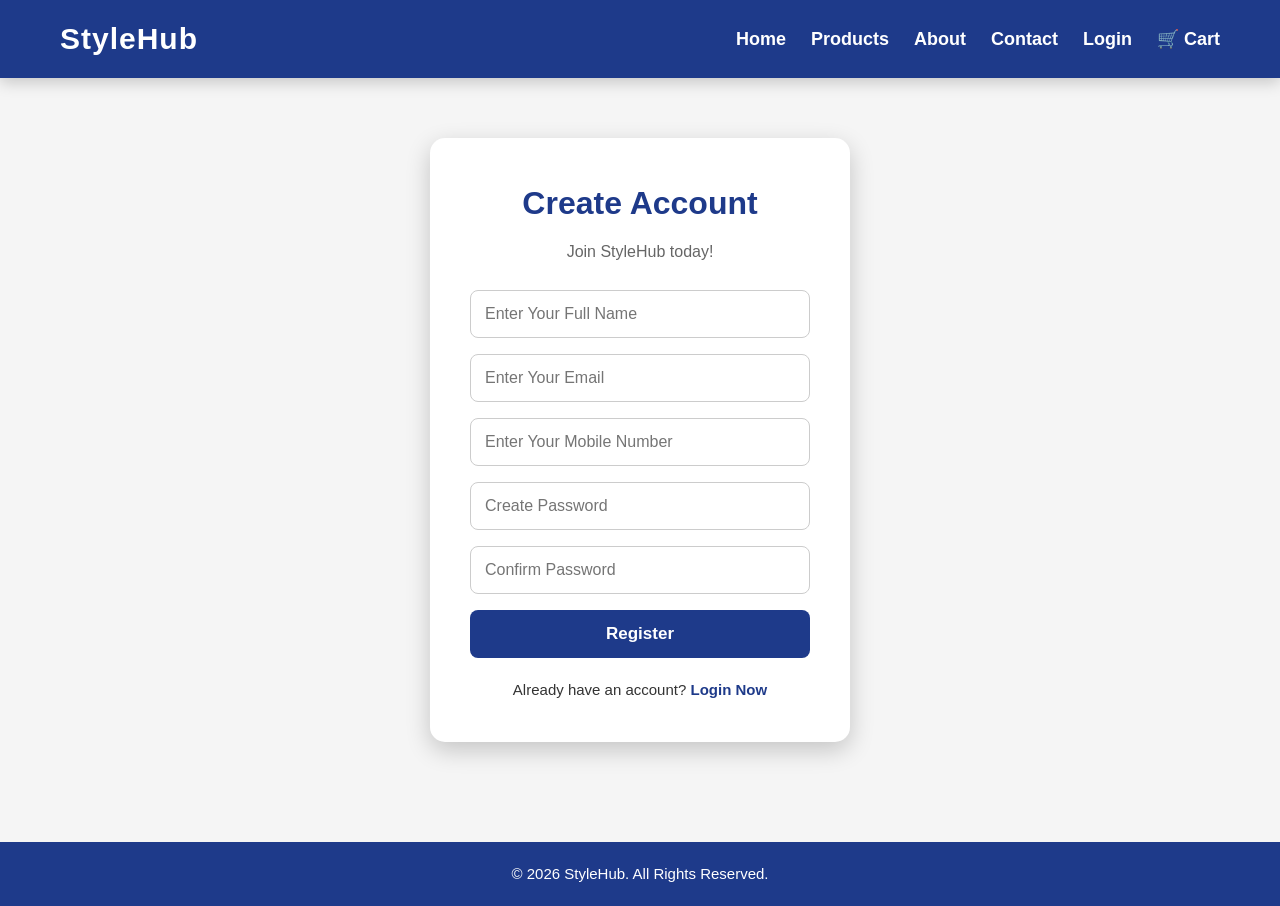
<file: Register.html>
<!DOCTYPE html>
<html lang="en">

<head>
    <meta charset="UTF-8">
    <meta name="viewport" content="width=device-width, initial-scale=1.0">

    <title>StyleHub | Register</title>

    <link rel="stylesheet" href="style.css">
</head>

<body>

    <!-- ================= HEADER ================= -->

    <header>

        <div class="logo">
            StyleHub
        </div>

        <nav>
            <ul>

                <li>
                    <a href="index.html">Home</a>
                </li>

                <li>
                    <a href="product.html">Products</a>
                </li>

                <li>
                    <a href="about.html">About</a>
                </li>

                <li>
                    <a href="contact.html">Contact</a>
                </li>

                <li>
                    <a href="login.html">Login</a>
                </li>

                <li>
                    <a href="cart.html">🛒 Cart</a>
                </li>

            </ul>
        </nav>

    </header>


    <!-- ================= REGISTER SECTION ================= -->

    <section class="register-section">

        <div class="register-box">

            <h2>Create Account</h2>

            <p class="register-subtitle">
                Join StyleHub today!
            </p>

            <form>

                <input
                    type="text"
                    placeholder="Enter Your Full Name"
                    required
                >

                <input
                    type="email"
                    placeholder="Enter Your Email"
                    required
                >

                <input
                    type="tel"
                    placeholder="Enter Your Mobile Number"
                    required
                >

                <input
                    type="password"
                    placeholder="Create Password"
                    required
                >

                <input
                    type="password"
                    placeholder="Confirm Password"
                    required
                >

                <button type="submit">
                    Register
                </button>

            </form>

            <p class="login-text">
                Already have an account?
                <a href="login.html">Login Now</a>
            </p>

        </div>

    </section>


    <!-- ================= FOOTER ================= -->

    <footer>

        <p>
            &copy; 2026 StyleHub. All Rights Reserved.
        </p>

    </footer>

</body>

</html>
</file>
<file: style.css>
/* =========================================================
   STYLEHUB - STATIC WEBSITE
   HTML5 + CSS3
   ========================================================= */


/* ================= RESET ================= */

* {
    margin: 0;
    padding: 0;
    box-sizing: border-box;
    font-family: Arial, sans-serif;
}


/* ================= BODY ================= */

body {
    background: #f5f5f5;
    color: #333;
    line-height: 1.6;
}


/* ================= HEADER ================= */

header {
    background: #1e3a8a;
    color: white;

    display: flex;
    justify-content: space-between;
    align-items: center;

    padding: 15px 60px;

    position: sticky;
    top: 0;
    z-index: 1000;

    box-shadow: 0 4px 15px rgba(0, 0, 0, 0.2);
}


/* Logo */

.logo {
    font-size: 30px;
    font-weight: bold;
    letter-spacing: 1px;
}


/* Navigation */

nav ul {
    list-style: none;
    display: flex;
    align-items: center;
}

nav ul li {
    margin-left: 25px;
}

nav ul li a {
    position: relative;

    text-decoration: none;
    color: white;

    font-size: 18px;
    font-weight: bold;

    transition: 0.3s;
}


/* Navigation Hover */

nav ul li a:hover {
    color: #ffd700;
}


/* Navigation Underline */

nav ul li a::after {
    content: "";

    position: absolute;
    left: 0;
    bottom: -5px;

    width: 0;
    height: 2px;

    background: #ffd700;

    transition: 0.3s;
}

nav ul li a:hover::after {
    width: 100%;
}


/* Active Navigation */

nav ul li a.active {
    color: #ffd700;
}


/* ================= HERO SECTION ================= */

.hero {
    background:
        linear-gradient(
            rgba(0, 0, 0, 0.4),
            rgba(0, 0, 0, 0.4)
        ),
        url("images/banner/banner1.jpg");

    background-size: cover;
    background-position: center;
    background-repeat: no-repeat;

    min-height: 500px;

    display: flex;
    justify-content: center;
    align-items: center;

    text-align: center;

    color: white;
}


/* Hero Content */

.hero-content {
    padding: 20px;
}


.hero h1 {
    font-size: 50px;
    margin-bottom: 15px;
}


.hero p {
    font-size: 22px;
    margin-bottom: 30px;
}


/* ================= BUTTON ================= */

.btn {
    display: inline-block;

    background: #ff6600;
    color: white;

    padding: 12px 25px;

    text-decoration: none;

    border-radius: 5px;

    font-weight: bold;

    transition: 0.3s;
}


.btn:hover {
    background: #e65c00;
    transform: scale(1.03);
}


/* ================= PRODUCTS SECTION ================= */

.product,
.products {
    padding: 60px;
    text-align: center;
}


/* Section Heading */

.product h2,
.products h2 {
    font-size: 35px;

    margin-bottom: 30px;

    color: #1e3a8a;

    border-left: 6px solid #ff6600;

    padding-left: 15px;

    text-align: left;
}


/* Product Container */

.product-container {
    display: flex;

    justify-content: center;

    gap: 30px;

    flex-wrap: wrap;
}


/* ================= PRODUCT CARD ================= */

.card {
    position: relative;

    background: white;

    width: 250px;

    padding: 20px;

    border-radius: 15px;

    overflow: hidden;

    box-shadow:
        0 5px 15px rgba(0, 0, 0, 0.2);

    transition: 0.4s;
}


/* Card Hover */

.card:hover {
    transform: translateY(-8px);

    box-shadow:
        0 15px 30px rgba(0, 0, 0, 0.25);
}


/* Product Image */

.card img {
    width: 100%;

    height: 220px;

    object-fit: cover;

    border-radius: 10px;

    transition: 0.4s;
}


/* Image Hover */

.card:hover img {
    transform: scale(1.05);
}


/* Card Heading */

.card h3 {
    margin: 15px 0;

    font-size: 20px;
}


/* Card Price / Text */

.card p {
    font-size: 18px;

    color: #1e3a8a;

    margin-bottom: 15px;
}


/* Card Button */

.card .btn {
    width: 100%;

    font-weight: bold;

    letter-spacing: 0.5px;

    text-align: center;
}


/* ================= CATEGORIES ================= */

.categories {
    padding: 60px;

    text-align: center;

    background: #f8f9fa;
}


/* Category Heading */

.categories h2 {
    font-size: 35px;

    margin-bottom: 30px;

    color: #1e3a8a;

    border-left: 6px solid #ff6600;

    padding-left: 15px;

    text-align: left;
}


/* Category Container */

.category-box {
    display: flex;

    justify-content: center;

    gap: 20px;

    flex-wrap: wrap;
}


/* Category Items */

.category-box a {
    display: block;

    background: white;

    color: #1e3a8a;

    padding: 25px 35px;

    border-radius: 10px;

    font-size: 20px;

    font-weight: bold;

    text-decoration: none;

    box-shadow:
        0 5px 15px rgba(0, 0, 0, 0.2);

    transition: 0.3s;
}


/* Category Hover */

.category-box a:hover {
    background: #1e3a8a;

    color: white;

    transform: translateY(-8px);
}


/* ================= SEARCH BOX ================= */

.search-box {
    display: flex;

    align-items: center;

    background: white;

    border-radius: 30px;

    overflow: hidden;

    box-shadow:
        0 2px 8px rgba(0, 0, 0, 0.15);
}


.search-box input {
    border: none;

    outline: none;

    padding: 10px 15px;

    width: 220px;

    font-size: 15px;
}


.search-box button {
    border: none;

    background: #ff6600;

    color: white;

    padding: 10px 15px;

    cursor: pointer;

    transition: 0.3s;
}


.search-box button:hover {
    background: #e65c00;
}


/* ================= CONTACT FORM ================= */

.contact-form {
    width: 60%;

    margin: auto;

    display: flex;

    flex-direction: column;

    gap: 20px;
}


.contact-form input,
.contact-form textarea,
.contact-form select {
    padding: 15px;

    border: 1px solid #ccc;

    border-radius: 8px;

    font-size: 16px;

    background: white;
}


/* Textarea */

.contact-form textarea {
    min-height: 150px;

    resize: vertical;
}


/* Input Focus */

.contact-form input:focus,
.contact-form textarea:focus,
.contact-form select:focus {
    outline: none;

    border: 2px solid #1e3a8a;
}


/* Contact Button */

.contact-form button {
    background: #1e3a8a;

    color: white;

    padding: 15px;

    border: none;

    border-radius: 8px;

    cursor: pointer;

    font-size: 18px;

    font-weight: bold;

    transition: 0.3s;
}


.contact-form button:hover {
    background: #ff6600;

    transform: scale(1.02);
}


/* ================= FOOTER ================= */

footer {
    background: #1e3a8a;

    color: white;

    text-align: center;

    padding: 20px;

    margin-top: 40px;
}


footer p {
    font-size: 15px;
}


/* =========================================================
   RESPONSIVE DESIGN
   ========================================================= */


/* ================= TABLET ================= */

@media (max-width: 768px) {

    /* Header */

    header {
        flex-direction: column;

        padding: 20px;
    }


    /* Navigation */

    nav ul {
        flex-direction: column;

        text-align: center;

        margin-top: 15px;
    }


    nav ul li {
        margin: 10px 0;
    }


    /* Hero */

    .hero {
        min-height: 450px;
    }


    .hero h1 {
        font-size: 35px;
    }


    .hero p {
        font-size: 18px;
    }


    /* Sections */

    .product,
    .products,
    .categories {
        padding: 40px 20px;
    }


    /* Contact */

    .contact-form {
        width: 90%;
    }


    /* Search */

    .search-box input {
        width: 180px;
    }
}


/* ================= MOBILE ================= */

@media (max-width: 480px) {

    /* Logo */

    .logo {
        font-size: 26px;
    }


    /* Navigation */

    nav ul li a {
        font-size: 16px;
    }


    /* Hero */

    .hero {
        min-height: 400px;
    }


    .hero h1 {
        font-size: 30px;
    }


    .hero p {
        font-size: 16px;
    }


    /* Section Heading */

    .product h2,
    .products h2,
    .categories h2 {
        font-size: 27px;
    }


    /* Product Card */

    .card {
        width: 100%;

        max-width: 320px;
    }


    /* Category */

    .category-box a {
        width: 100%;

        font-size: 18px;
    }


    /* Search */

    .search-box {
        width: 100%;
    }


    .search-box input {
        width: 100%;
    }


    /* Contact */

    .contact-form {
        width: 100%;
    }

}

.about-text {
    max-width: 900px;
    margin: 20px auto 40px;
    font-size: 18px;
    line-height: 1.8;
    text-align: center;
}

.why-heading {
    margin-top: 60px;
}
/* ================= LOGIN PAGE ================= */

.login-section {
    min-height: 70vh;

    display: flex;
    justify-content: center;
    align-items: center;

    padding: 60px 20px;
}


.login-box {
    width: 400px;

    background: white;

    padding: 40px;

    border-radius: 15px;

    box-shadow: 0 8px 25px rgba(0, 0, 0, 0.2);

    text-align: center;
}


.login-box h2 {
    font-size: 32px;

    color: #1e3a8a;

    margin-bottom: 10px;
}


.login-subtitle {
    color: #666;

    margin-bottom: 25px;
}


.login-box form {
    display: flex;

    flex-direction: column;

    gap: 18px;
}


.login-box input {
    padding: 14px;

    border: 1px solid #ccc;

    border-radius: 8px;

    font-size: 16px;

    outline: none;
}


.login-box input:focus {
    border: 2px solid #1e3a8a;
}


.login-box button {
    padding: 14px;

    background: #1e3a8a;

    color: white;

    border: none;

    border-radius: 8px;

    font-size: 17px;

    font-weight: bold;

    cursor: pointer;

    transition: 0.3s;
}


.login-box button:hover {
    background: #ff6600;

    transform: scale(1.02);
}


.register-text {
    margin-top: 20px;

    font-size: 15px;
}


.register-text a {
    color: #1e3a8a;

    font-weight: bold;

    text-decoration: none;
}


.register-text a:hover {
    color: #ff6600;
}


/* Login Responsive */

@media (max-width: 480px) {

    .login-box {
        width: 100%;

        padding: 30px 20px;
    }

}
/* ================= REGISTER PAGE ================= */

.register-section {
    min-height: 70vh;

    display: flex;
    justify-content: center;
    align-items: center;

    padding: 60px 20px;
}


.register-box {
    width: 420px;

    background: white;

    padding: 40px;

    border-radius: 15px;

    box-shadow: 0 8px 25px rgba(0, 0, 0, 0.2);

    text-align: center;
}


.register-box h2 {
    font-size: 32px;

    color: #1e3a8a;

    margin-bottom: 10px;
}


.register-subtitle {
    color: #666;

    margin-bottom: 25px;
}


.register-box form {
    display: flex;

    flex-direction: column;

    gap: 16px;
}


.register-box input {
    padding: 14px;

    border: 1px solid #ccc;

    border-radius: 8px;

    font-size: 16px;

    outline: none;
}


.register-box input:focus {
    border: 2px solid #1e3a8a;
}


.register-box button {
    padding: 14px;

    background: #1e3a8a;

    color: white;

    border: none;

    border-radius: 8px;

    font-size: 17px;

    font-weight: bold;

    cursor: pointer;

    transition: 0.3s;
}


.register-box button:hover {
    background: #ff6600;

    transform: scale(1.02);
}


.login-text {
    margin-top: 20px;

    font-size: 15px;
}


.login-text a {
    color: #1e3a8a;

    font-weight: bold;

    text-decoration: none;
}


.login-text a:hover {
    color: #ff6600;
}


/* Register Responsive */

@media (max-width: 480px) {

    .register-box {
        width: 100%;

        padding: 30px 20px;
    }

}
/* ================= CART PAGE ================= */

.cart-section {
    min-height: 70vh;
    padding: 60px 20px;
    text-align: center;
}

.cart-section h2 {
    font-size: 35px;
    color: #1e3a8a;
    margin-bottom: 35px;
}

.cart-box {
    max-width: 700px;
    margin: auto;
    background: white;
    padding: 50px 30px;
    border-radius: 15px;
    box-shadow: 0 8px 25px rgba(0, 0, 0, 0.15);
}

.cart-message h3 {
    font-size: 25px;
    margin-bottom: 15px;
}

.cart-message p {
    color: #666;
    font-size: 17px;
    margin-bottom: 25px;
}

.cart-btn {
    display: inline-block;
    background: #1e3a8a;
    color: white;
    padding: 12px 25px;
    text-decoration: none;
    border-radius: 6px;
    font-weight: bold;
    transition: 0.3s;
}

.cart-btn:hover {
    background: #ff6600;
}
</file>
